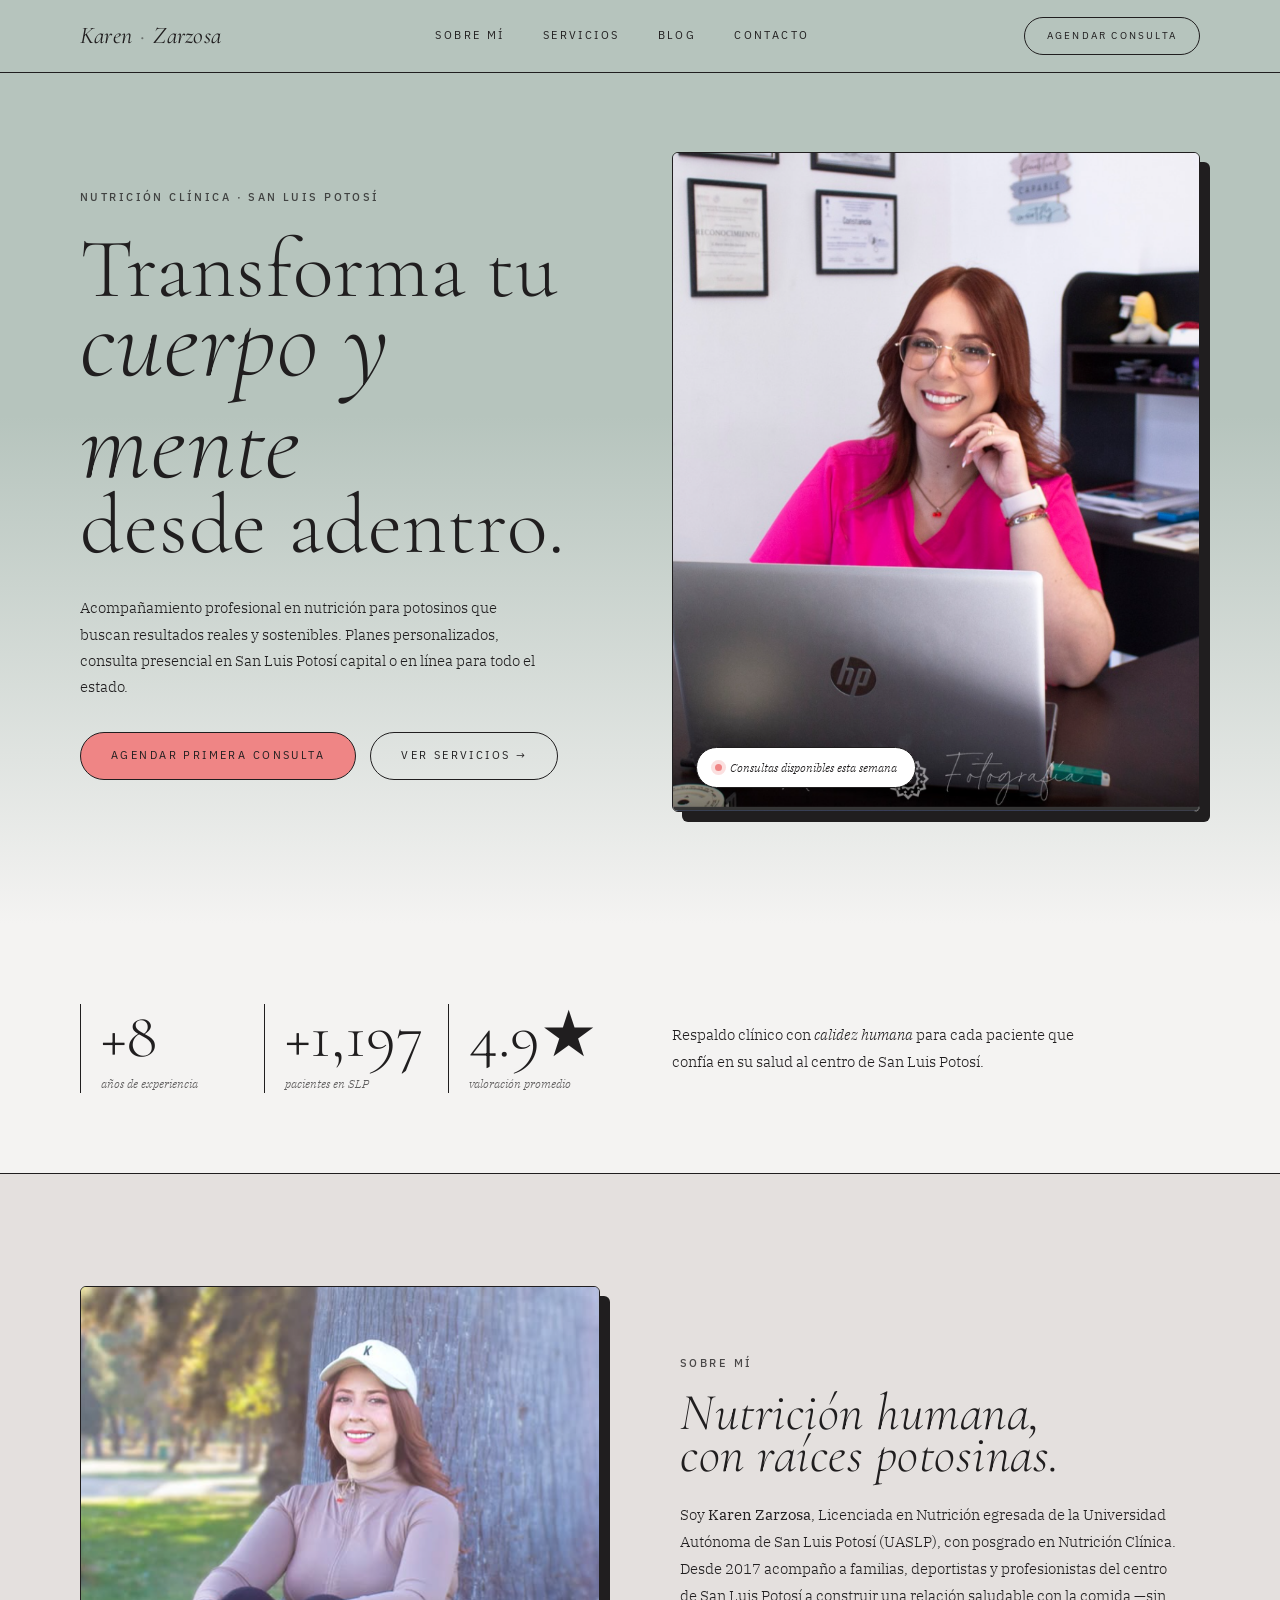
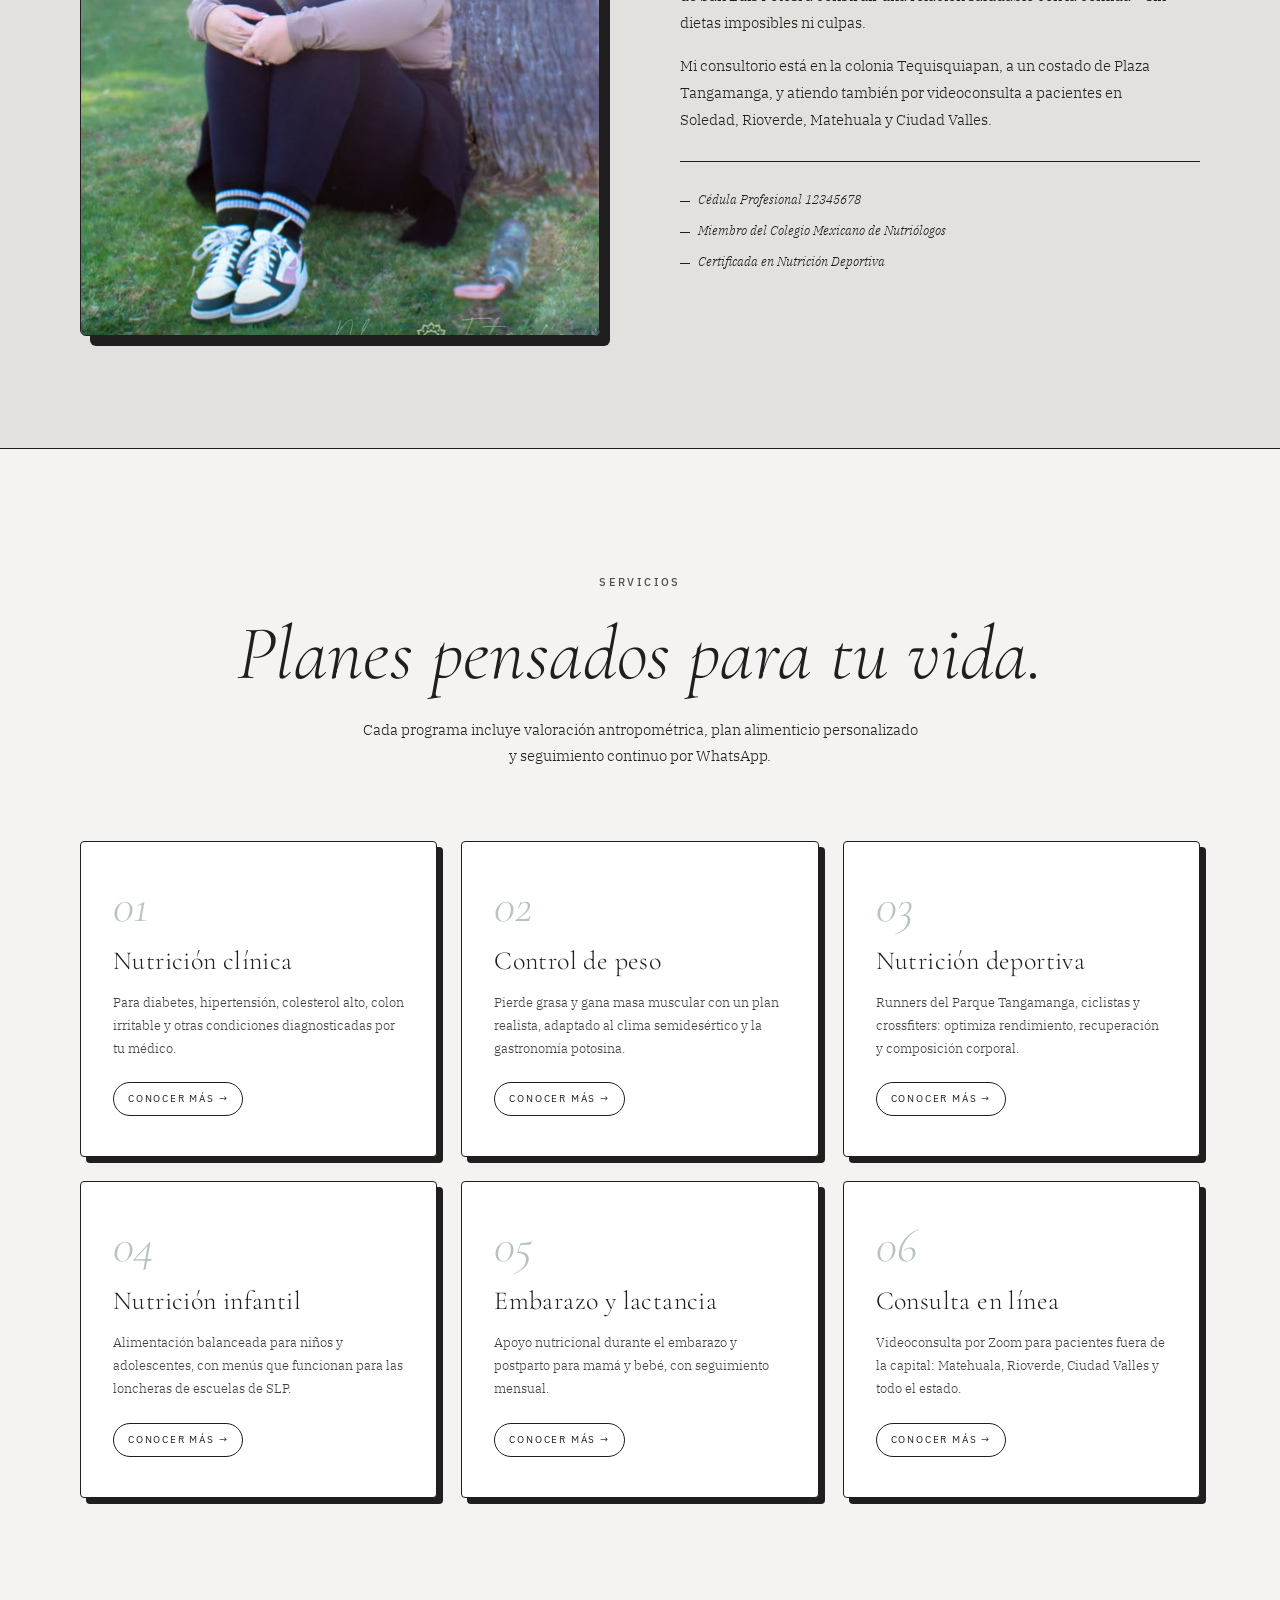
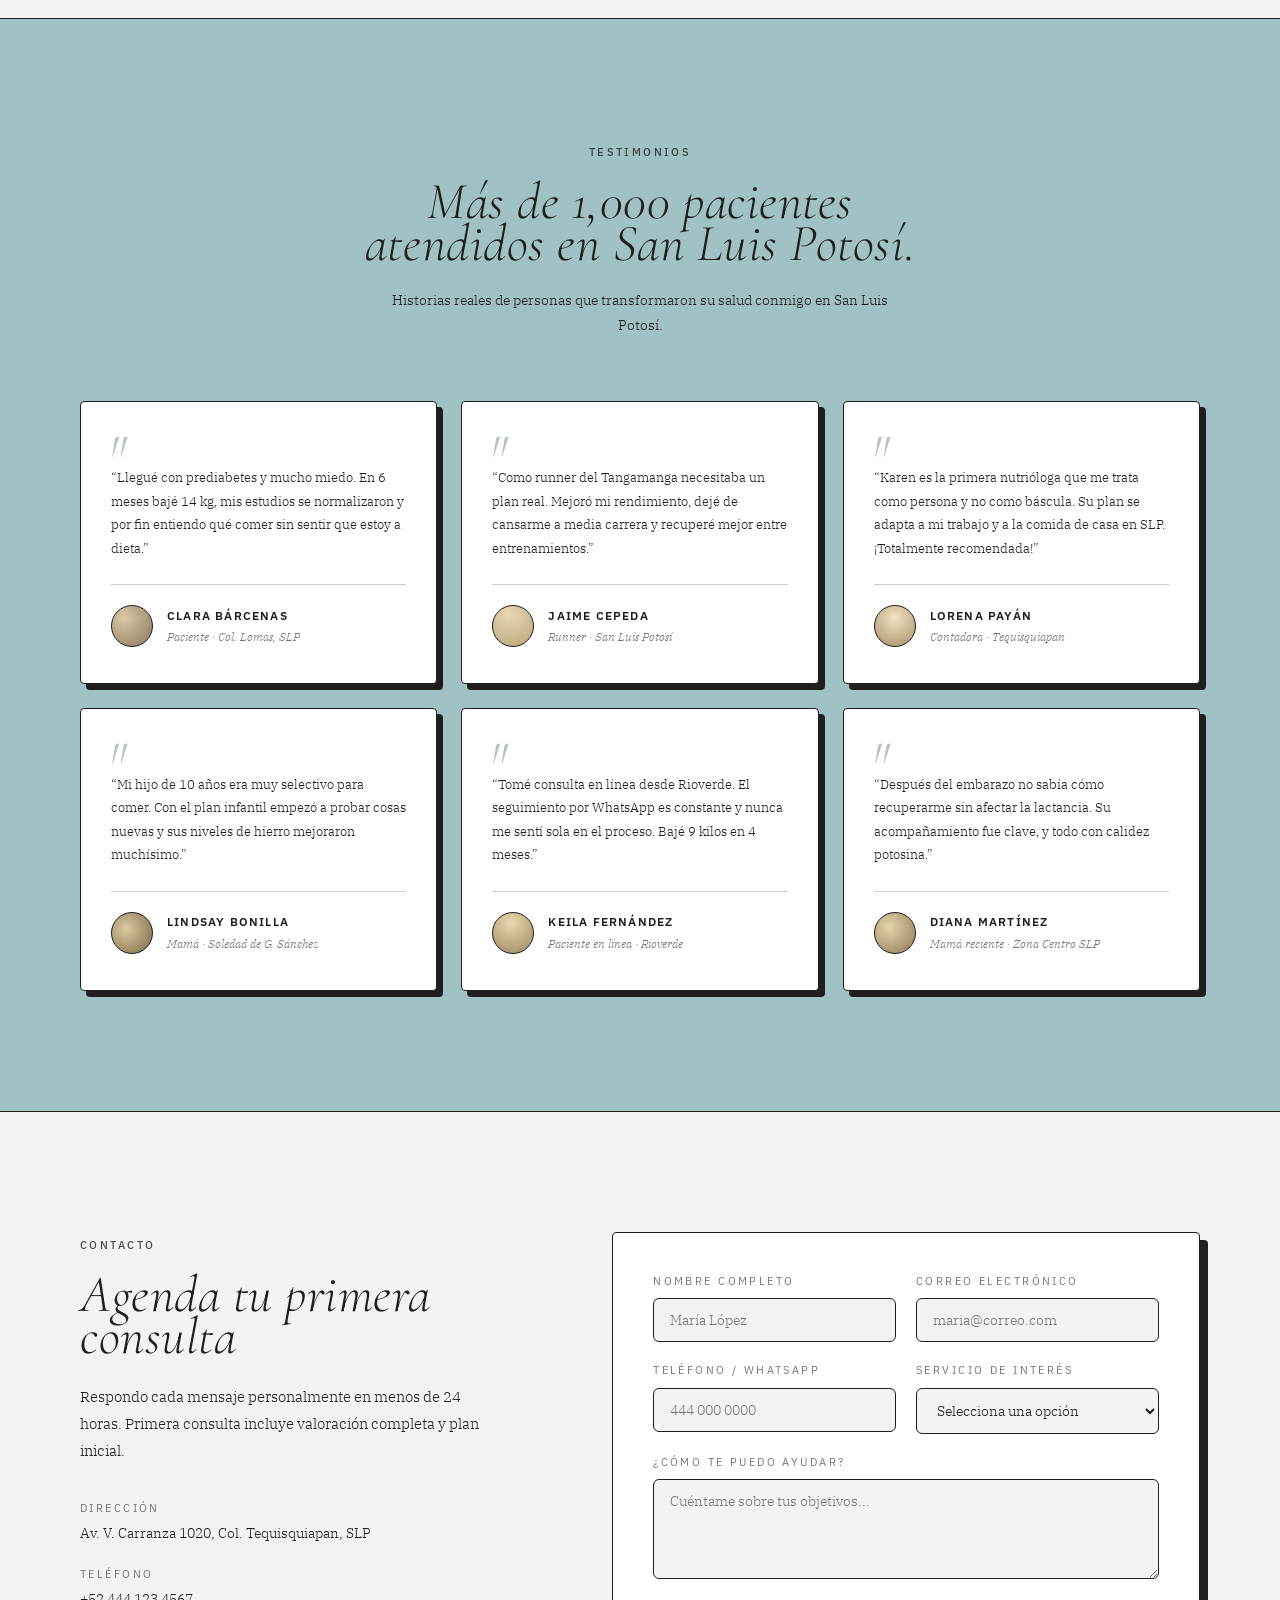
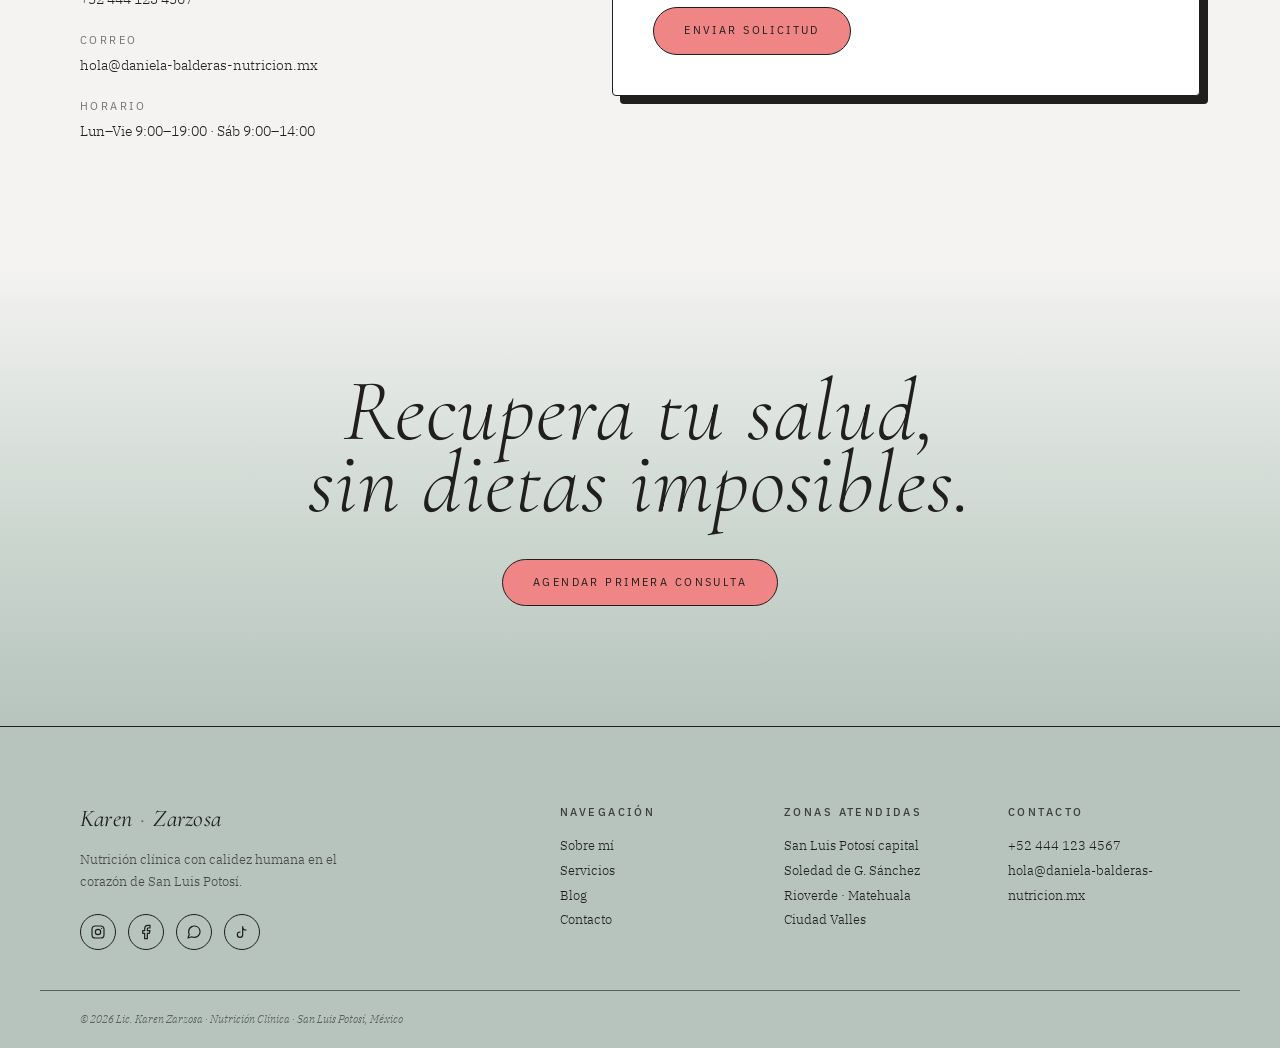
<file: index.html>
<!DOCTYPE html>
<html lang="es-MX">
<head>
  <meta charset="UTF-8" />
  <meta name="viewport" content="width=device-width, initial-scale=1" />
  <title>Nutrióloga en San Luis Potosí · Lic. Karen Zarzosa</title>
  <meta name="description" content="Nutrióloga certificada en San Luis Potosí. Planes personalizados de nutrición clínica, control de peso y deportiva. Consulta presencial y en línea." />
  <meta name="robots" content="index,follow,max-image-preview:large" />
  <meta name="keywords" content="nutriólogo San Luis Potosí, nutricionista SLP, nutrición clínica San Luis Potosí, plan alimenticio SLP, bajar de peso San Luis Potosí" />
  <meta name="geo.region" content="MX-SLP" />
  <meta name="geo.placename" content="San Luis Potosí" />
  <meta name="geo.position" content="22.156469;-100.985540" />
  <meta name="ICBM" content="22.156469, -100.985540" />
  <link rel="canonical" href="https://daniela-balderas-nutricion.mx/" />
  <link rel="icon" href="data:image/svg+xml,%3Csvg xmlns='http://www.w3.org/2000/svg' viewBox='0 0 100 100'%3E%3Ctext x='50%25' y='50%25' text-anchor='middle' dominant-baseline='central' font-size='80'%3E%F0%9F%8D%8E%3C/text%3E%3C/svg%3E" />

  <meta property="og:type" content="website" />
  <meta property="og:locale" content="es_MX" />
  <meta property="og:site_name" content="Karen Zarzosa · Nutrición Clínica SLP" />
  <meta property="og:url" content="https://daniela-balderas-nutricion.mx/" />
  <meta property="og:title" content="Nutrióloga en San Luis Potosí · Lic. Karen Zarzosa" />
  <meta property="og:description" content="Planes personalizados de nutrición en San Luis Potosí. Transforma tu salud con acompañamiento profesional." />
  <meta property="og:image" content="https://daniela-balderas-nutricion.mx/images/daniela-stand.png" />
  <meta property="og:image:alt" content="Lic. Karen Zarzosa, nutrióloga en San Luis Potosí" />
  <meta name="twitter:card" content="summary_large_image" />
  <meta name="twitter:title" content="Nutrióloga en San Luis Potosí · Lic. Karen Zarzosa" />
  <meta name="twitter:description" content="Planes personalizados de nutrición clínica en San Luis Potosí. Consulta presencial y en línea." />
  <meta name="twitter:image" content="https://daniela-balderas-nutricion.mx/images/daniela-stand.png" />

  <link rel="preconnect" href="https://fonts.googleapis.com" />
  <link rel="preconnect" href="https://fonts.gstatic.com" crossorigin />
  <link href="https://fonts.googleapis.com/css2?family=Cormorant+Garamond:ital,wght@0,300;0,400;1,300;1,400&family=IBM+Plex+Sans:wght@300;400;500;600&family=IBM+Plex+Serif:ital,wght@0,300;0,400;1,300&display=swap" rel="stylesheet" />
  <link rel="stylesheet" href="styles.css" />
  <style>
    /* Gradient hero — fades into next section (stats-band = cream) */
    body.page-index .hero {
      background: linear-gradient(to bottom,
        #B6C4BD 0%,
        #B6C4BD 45%,
        #F4F3F2 100%) !important;
      border-bottom: 0 !important;
    }
    body.page-index .stats-band { border-top: 0 !important; }
    body.page-index .nav { background: #B6C4BD !important; }
    /* CTA final — cream fades down to sage, stops before footer (solid sage) */
    body.page-index .cta-final {
      background: linear-gradient(to bottom,
        #F4F3F2 0%,
        #CBD6CF 60%,
        #B6C4BD 100%) !important;
      border-top: 0 !important;
      border-bottom: 1px solid #201E1F !important;
    }
    body.page-index .contact { border-bottom: 0 !important; }
    /* Footer solid — never inherits gradient */
    body.page-index .footer { background: #B6C4BD !important; }
    /* Kill the decorative "nutrir" pseudo-element once and for all */
    body.page-index .about__media::after,
    body.page-index .about__media::before {
      content: none !important;
      display: none !important;
      visibility: hidden !important;
    }
  </style>

  <script type="application/ld+json">
  {
    "@context": "https://schema.org",
    "@type": "LocalBusiness",
    "@id": "https://daniela-balderas-nutricion.mx/#business",
    "name": "Lic. Karen Zarzosa — Nutrición Clínica",
    "image": "https://daniela-balderas-nutricion.mx/og.jpg",
    "description": "Nutrióloga certificada en San Luis Potosí. Planes de alimentación personalizados.",
    "address": {
      "@type": "PostalAddress",
      "streetAddress": "Av. Venustiano Carranza 1020, Col. Tequisquiapan",
      "addressLocality": "San Luis Potosí",
      "addressRegion": "SLP",
      "postalCode": "78250",
      "addressCountry": "MX"
    },
    "geo": { "@type": "GeoCoordinates", "latitude": 22.156469, "longitude": -100.98554 },
    "telephone": "+52-444-123-4567",
    "priceRange": "$$",
    "areaServed": "San Luis Potosí",
    "openingHours": "Mo-Fr 09:00-19:00, Sa 09:00-14:00"
  }
  </script>
</head>
<body class="page-index">

  <header class="nav">
    <div class="nav__inner">
      <a href="index.html" class="logo">Karen<span>·</span>Zarzosa</a>
      <nav class="nav__links" id="navLinks" aria-label="Principal">
        <a href="sobre-mi.html">Sobre mí</a>
        <a href="servicios.html">Servicios</a>
        <a href="blog.html">Blog</a>
        <a href="contacto.html">Contacto</a>
        <a href="contacto.html" class="btn btn--pill nav__cta-mobile">Agendar consulta</a>
      </nav>
      <a href="contacto.html" class="btn btn--pill nav__cta-desktop">Agendar consulta</a>
      <button class="nav__toggle" type="button" aria-label="Abrir menú" aria-controls="navLinks" aria-expanded="false" onclick="this.setAttribute('aria-expanded', this.getAttribute('aria-expanded') === 'true' ? 'false' : 'true'); document.body.classList.toggle('nav-open');">
        <span></span><span></span><span></span>
      </button>
    </div>
  </header>

  <main>

    <!-- HERO -->
    <section class="hero">
      <div class="hero__grid">
        <div class="hero__content">
          <span class="eyebrow">Nutrición clínica · San Luis Potosí</span>
          <h1>Transforma tu <em>cuerpo y mente</em><span class="h1-tail">desde adentro.</span></h1>
          <p class="lead">
            Acompañamiento profesional en nutrición para potosinos que buscan resultados
            reales y sostenibles. Planes personalizados, consulta presencial en
            San Luis Potosí capital o en línea para todo el estado.
          </p>
          <div class="hero__cta">
            <a href="#contacto" class="btn btn--primary">Agendar primera consulta</a>
            <a href="#servicios" class="btn btn--ghost">Ver servicios →</a>
          </div>
        </div>
        <div class="hero__media">
          <div class="hero__photo">
            <img src="images/daniela-stand.png" alt="Lic. Karen Zarzosa, nutrióloga clínica en San Luis Potosí" loading="eager" fetchpriority="high" width="640" height="800" />
          </div>
          <div class="hero__badge" aria-hidden="true">
            <span class="dot"></span> Consultas disponibles esta semana
          </div>
        </div>
      </div>
    </section>

    <!-- STATS BAND -->
    <section class="stats-band" aria-label="Respaldo profesional">
      <div class="container stats-band__inner">
        <ul class="stats-band__list">
          <li><strong data-count="8" data-prefix="+">+0</strong><span>años de experiencia</span></li>
          <li><strong data-count="1200" data-prefix="+">+0</strong><span>pacientes en SLP</span></li>
          <li><strong data-count="4.9" data-suffix="★" data-decimals="1">0★</strong><span>valoración promedio</span></li>
        </ul>
        <p class="stats-band__text">
          Respaldo clínico con <em>calidez humana</em> para cada paciente que confía
          en su salud al centro de San Luis Potosí.
        </p>
      </div>
    </section>

    <!-- SOBRE MÍ -->
    <section id="sobre-mi" class="about">
      <div class="container about__grid">
        <div class="about__media">
          <div class="about__photo">
            <img src="images/daniela-seated.png" alt="Karen Zarzosa, nutrióloga clínica potosina egresada de la UASLP" loading="lazy" width="640" height="800" />
          </div>
        </div>
        <div class="about__content">
          <span class="eyebrow">Sobre mí</span>
          <h2><em>Nutrición humana,</em><em>con raíces potosinas.</em></h2>
          <p>
            Soy <strong>Karen Zarzosa</strong>, Licenciada en Nutrición egresada de la
            Universidad Autónoma de San Luis Potosí (UASLP), con posgrado en
            Nutrición Clínica. Desde 2017 acompaño a familias, deportistas y
            profesionistas del centro de San Luis Potosí a construir una relación
            saludable con la comida —sin dietas imposibles ni culpas.
          </p>
          <p>
            Mi consultorio está en la colonia Tequisquiapan, a un costado de Plaza
            Tangamanga, y atiendo también por videoconsulta a pacientes en Soledad,
            Rioverde, Matehuala y Ciudad Valles.
          </p>
          <ul class="credentials">
            <li>Cédula Profesional 12345678</li>
            <li>Miembro del Colegio Mexicano de Nutriólogos</li>
            <li>Certificada en Nutrición Deportiva</li>
          </ul>
        </div>
      </div>
    </section>

    <!-- SERVICIOS -->
    <section id="servicios" class="services">
      <div class="container">
        <div class="services__head">
          <span class="eyebrow">Servicios</span>
          <h2><em>Planes pensados</em> <em>para tu vida.</em></h2>
          <p>
            Cada programa incluye valoración antropométrica, plan alimenticio
            personalizado y seguimiento continuo por WhatsApp.
          </p>
        </div>
        <div class="services__grid">
          <article class="service">
            <div class="service__num">01</div>
            <h3>Nutrición clínica</h3>
            <p>
              Para diabetes, hipertensión, colesterol alto, colon irritable y
              otras condiciones diagnosticadas por tu médico.
            </p>
            <a href="#contacto" class="service__link">Conocer más →</a>
          </article>

          <article class="service">
            <div class="service__num">02</div>
            <h3>Control de peso</h3>
            <p>
              Pierde grasa y gana masa muscular con un plan realista, adaptado
              al clima semidesértico y la gastronomía potosina.
            </p>
            <a href="#contacto" class="service__link">Conocer más →</a>
          </article>

          <article class="service">
            <div class="service__num">03</div>
            <h3>Nutrición deportiva</h3>
            <p>
              Runners del Parque Tangamanga, ciclistas y crossfiters: optimiza
              rendimiento, recuperación y composición corporal.
            </p>
            <a href="#contacto" class="service__link">Conocer más →</a>
          </article>

          <article class="service">
            <div class="service__num">04</div>
            <h3>Nutrición infantil</h3>
            <p>
              Alimentación balanceada para niños y adolescentes, con menús que
              funcionan para las loncheras de escuelas de SLP.
            </p>
            <a href="#contacto" class="service__link">Conocer más →</a>
          </article>

          <article class="service">
            <div class="service__num">05</div>
            <h3>Embarazo y lactancia</h3>
            <p>
              Apoyo nutricional durante el embarazo y postparto para mamá y bebé,
              con seguimiento mensual.
            </p>
            <a href="#contacto" class="service__link">Conocer más →</a>
          </article>

          <article class="service">
            <div class="service__num">06</div>
            <h3>Consulta en línea</h3>
            <p>
              Videoconsulta por Zoom para pacientes fuera de la capital: Matehuala,
              Rioverde, Ciudad Valles y todo el estado.
            </p>
            <a href="#contacto" class="service__link">Conocer más →</a>
          </article>
        </div>
      </div>
    </section>

    <!-- TESTIMONIOS -->
    <section id="testimonios" class="testimonials">
      <div class="container">
        <div class="testimonials__head">
          <span class="eyebrow">Testimonios</span>
          <h2><em>Más de 1,000 pacientes</em><em>atendidos en San Luis Potosí.</em></h2>
          <p>Historias reales de personas que transformaron su salud conmigo en San Luis Potosí.</p>
        </div>

        <div class="testimonials__grid">
          <article class="testimonial">
            <p class="testimonial__quote">“Llegué con prediabetes y mucho miedo. En 6 meses bajé 14 kg, mis estudios se normalizaron y por fin entiendo qué comer sin sentir que estoy a dieta.”</p>
            <div class="testimonial__author">
              <div class="testimonial__avatar" style="background: radial-gradient(circle at 30% 30%, #d9c9a8, #8a7a5c);"></div>
              <div>
                <strong>Clara Bárcenas</strong>
                <span>Paciente · Col. Lomas, SLP</span>
              </div>
            </div>
          </article>

          <article class="testimonial">
            <p class="testimonial__quote">“Como runner del Tangamanga necesitaba un plan real. Mejoró mi rendimiento, dejé de cansarme a media carrera y recuperé mejor entre entrenamientos.”</p>
            <div class="testimonial__author">
              <div class="testimonial__avatar" style="background: radial-gradient(circle at 40% 20%, #e8d8b4, #b8a57a);"></div>
              <div>
                <strong>Jaime Cepeda</strong>
                <span>Runner · San Luis Potosí</span>
              </div>
            </div>
          </article>

          <article class="testimonial">
            <p class="testimonial__quote">“Karen es la primera nutrióloga que me trata como persona y no como báscula. Su plan se adapta a mi trabajo y a la comida de casa en SLP. ¡Totalmente recomendada!”</p>
            <div class="testimonial__author">
              <div class="testimonial__avatar" style="background: radial-gradient(circle at 50% 30%, #f1e3c3, #a6906a);"></div>
              <div>
                <strong>Lorena Payán</strong>
                <span>Contadora · Tequisquiapan</span>
              </div>
            </div>
          </article>

          <article class="testimonial">
            <p class="testimonial__quote">“Mi hijo de 10 años era muy selectivo para comer. Con el plan infantil empezó a probar cosas nuevas y sus niveles de hierro mejoraron muchísimo.”</p>
            <div class="testimonial__author">
              <div class="testimonial__avatar" style="background: radial-gradient(circle at 35% 40%, #dccaa0, #7a6848);"></div>
              <div>
                <strong>Lindsay Bonilla</strong>
                <span>Mamá · Soledad de G. Sánchez</span>
              </div>
            </div>
          </article>

          <article class="testimonial">
            <p class="testimonial__quote">“Tomé consulta en línea desde Rioverde. El seguimiento por WhatsApp es constante y nunca me sentí sola en el proceso. Bajé 9 kilos en 4 meses.”</p>
            <div class="testimonial__author">
              <div class="testimonial__avatar" style="background: radial-gradient(circle at 45% 25%, #ead8b0, #9c8862);"></div>
              <div>
                <strong>Keila Fernández</strong>
                <span>Paciente en línea · Rioverde</span>
              </div>
            </div>
          </article>

          <article class="testimonial">
            <p class="testimonial__quote">“Después del embarazo no sabía cómo recuperarme sin afectar la lactancia. Su acompañamiento fue clave, y todo con calidez potosina.”</p>
            <div class="testimonial__author">
              <div class="testimonial__avatar" style="background: radial-gradient(circle at 35% 35%, #e4d4ab, #8e7a56);"></div>
              <div>
                <strong>Diana Martínez</strong>
                <span>Mamá reciente · Zona Centro SLP</span>
              </div>
            </div>
          </article>
        </div>
      </div>
    </section>

    <!-- CONTACTO -->
    <section id="contacto" class="contact">
      <div class="container contact__grid">
        <div class="contact__intro">
          <span class="eyebrow">Contacto</span>
          <h2><em>Agenda tu primera</em><em>consulta</em></h2>
          <p>
            Respondo cada mensaje personalmente en menos de 24 horas.
            Primera consulta incluye valoración completa y plan inicial.
          </p>
          <ul class="contact__details">
            <li><strong>Dirección</strong><span>Av. V. Carranza 1020, Col. Tequisquiapan, SLP</span></li>
            <li><strong>Teléfono</strong><span>+52 444 123 4567</span></li>
            <li><strong>Correo</strong><span>hola@daniela-balderas-nutricion.mx</span></li>
            <li><strong>Horario</strong><span>Lun–Vie 9:00–19:00 · Sáb 9:00–14:00</span></li>
          </ul>
        </div>

        <form class="form" onsubmit="event.preventDefault(); this.querySelector('.form__ok').hidden=false;">
          <label>
            <span>Nombre completo</span>
            <input type="text" name="nombre" required placeholder="María López" />
          </label>
          <label>
            <span>Correo electrónico</span>
            <input type="email" name="correo" required placeholder="maria@correo.com" />
          </label>
          <label>
            <span>Teléfono / WhatsApp</span>
            <input type="tel" name="tel" required placeholder="444 000 0000" />
          </label>
          <label>
            <span>Servicio de interés</span>
            <select name="servicio" required>
              <option value="">Selecciona una opción</option>
              <option>Nutrición clínica</option>
              <option>Control de peso</option>
              <option>Nutrición deportiva</option>
              <option>Nutrición infantil</option>
              <option>Embarazo y lactancia</option>
              <option>Consulta en línea</option>
            </select>
          </label>
          <label class="form__full">
            <span>¿Cómo te puedo ayudar?</span>
            <textarea name="mensaje" rows="4" placeholder="Cuéntame sobre tus objetivos..."></textarea>
          </label>
          <button type="submit" class="btn btn--primary form__submit">Enviar solicitud</button>
          <p class="form__ok" hidden>¡Gracias! Te escribiré en las próximas 24 horas.</p>
        </form>
      </div>
    </section>

    <!-- CTA FINAL -->
    <section class="cta-final">
      <div class="container">
        <h2><em>Recupera tu salud,</em><em>sin dietas imposibles.</em></h2>
        <a href="contacto.html" class="btn btn--primary">Agendar primera consulta</a>
      </div>
    </section>

  </main>

  <footer class="footer">
    <div class="container footer__inner">
      <div class="footer__brand">
        <a href="#" class="logo logo--light">Karen<span>·</span>Zarzosa</a>
        <p>Nutrición clínica con calidez humana en el corazón de San Luis Potosí.</p>
        <div class="socials" aria-label="Redes sociales">
          <a href="#" aria-label="Instagram"><svg viewBox="0 0 24 24" fill="none" stroke="currentColor" stroke-width="1.8" stroke-linecap="round" stroke-linejoin="round"><rect x="3" y="3" width="18" height="18" rx="5"/><circle cx="12" cy="12" r="4"/><circle cx="17.5" cy="6.5" r="1" fill="currentColor" stroke="none"/></svg></a>
          <a href="#" aria-label="Facebook"><svg viewBox="0 0 24 24" fill="none" stroke="currentColor" stroke-width="1.8" stroke-linecap="round" stroke-linejoin="round"><path d="M18 2h-3a5 5 0 0 0-5 5v3H7v4h3v8h4v-8h3l1-4h-4V7a1 1 0 0 1 1-1h3z"/></svg></a>
          <a href="#" aria-label="WhatsApp"><svg viewBox="0 0 24 24" fill="none" stroke="currentColor" stroke-width="1.8" stroke-linecap="round" stroke-linejoin="round"><path d="M21 11.5a8.38 8.38 0 0 1-.9 3.8 8.5 8.5 0 0 1-7.6 4.7 8.38 8.38 0 0 1-3.8-.9L3 21l1.9-5.7a8.38 8.38 0 0 1-.9-3.8 8.5 8.5 0 0 1 4.7-7.6 8.38 8.38 0 0 1 3.8-.9h.5a8.48 8.48 0 0 1 8 8v.5z"/></svg></a>
          <a href="#" aria-label="TikTok"><svg viewBox="0 0 24 24" fill="none" stroke="currentColor" stroke-width="1.8" stroke-linecap="round" stroke-linejoin="round"><path d="M9 12a4 4 0 1 0 4 4V4a5 5 0 0 0 5 5"/></svg></a>
        </div>
      </div>
      <div class="footer__cols">
        <div>
          <h4>Navegación</h4>
          <a href="sobre-mi.html">Sobre mí</a>
          <a href="servicios.html">Servicios</a>
          <a href="blog.html">Blog</a>
          <a href="contacto.html">Contacto</a>
        </div>
        <div>
          <h4>Zonas atendidas</h4>
          <span>San Luis Potosí capital</span>
          <span>Soledad de G. Sánchez</span>
          <span>Rioverde · Matehuala</span>
          <span>Ciudad Valles</span>
        </div>
        <div>
          <h4>Contacto</h4>
          <span>+52 444 123 4567</span>
          <span>hola@daniela-balderas-nutricion.mx</span>
        </div>
      </div>
    </div>
    <div class="container footer__base">
      <span>© 2026 Lic. Karen Zarzosa · Nutrición Clínica · San Luis Potosí, México</span>
    </div>
  </footer>

  <script>
    (() => {
      const els = document.querySelectorAll('[data-count]');
      const ease = t => 1 - Math.pow(1 - t, 3);
      const animate = (el) => {
        const target = parseFloat(el.dataset.count);
        const decimals = parseInt(el.dataset.decimals || '0', 10);
        const prefix = el.dataset.prefix || '';
        const suffix = el.dataset.suffix || '';
        const duration = 1600;
        const start = performance.now();
        const tick = (now) => {
          const p = Math.min(1, (now - start) / duration);
          const v = target * ease(p);
          const formatted = decimals
            ? v.toFixed(decimals)
            : Math.round(v).toLocaleString('es-MX');
          el.textContent = prefix + formatted + suffix;
          if (p < 1) requestAnimationFrame(tick);
        };
        requestAnimationFrame(tick);
      };
      const io = new IntersectionObserver((entries) => {
        entries.forEach(e => {
          if (e.isIntersecting) { animate(e.target); io.unobserve(e.target); }
        });
      }, { threshold: 0.4 });
      els.forEach(el => io.observe(el));
    })();
  </script>

  <!-- ===================== TWEAKS PANEL ===================== -->
  <style>
    #tweaks-panel {
      position: fixed; right: 20px; bottom: 20px; z-index: 9999;
      background: #fff; color: #1a1a1a;
      border: 1px solid rgba(0,0,0,0.12);
      border-radius: 12px;
      box-shadow: 0 10px 30px rgba(0,0,0,0.15), 0 2px 6px rgba(0,0,0,0.08);
      padding: 14px 14px 12px;
      font-family: "IBM Plex Sans", system-ui, sans-serif;
      font-size: 13px;
      width: 260px;
      display: none;
    }
    #tweaks-panel.is-open { display: block; }
    #tweaks-panel h3 {
      margin: 0 0 4px; font-size: 13px; font-weight: 600;
      letter-spacing: 0.02em; color: #1a1a1a;
      font-family: "IBM Plex Sans", system-ui, sans-serif;
      display: flex; align-items: center; justify-content: space-between;
    }
    #tweaks-panel .tp-hint {
      font-size: 11px; color: #666; margin: 0 0 10px; line-height: 1.4;
    }
    #tweaks-panel .tp-row { display: grid; grid-template-columns: 1fr 1fr; gap: 6px; }
    #tweaks-panel button.tp-btn {
      appearance: none; border: 1px solid rgba(0,0,0,0.15);
      background: #fafafa; color: #1a1a1a;
      padding: 8px 10px; border-radius: 8px; cursor: pointer;
      font-size: 12px; font-family: inherit;
      transition: background 0.15s, border-color 0.15s;
    }
    #tweaks-panel button.tp-btn:hover { background: #f0f0f0; border-color: rgba(0,0,0,0.3); }
    #tweaks-panel button.tp-btn:active { background: #e5e5e5; }
    #tweaks-panel .tp-btn.tp-italic { font-style: italic; }
    #tweaks-panel .tp-btn.tp-bold { font-weight: 700; }
    #tweaks-panel .tp-btn.tp-cursive { font-family: "Cormorant Garamond", serif; font-style: italic; font-size: 15px; }
    #tweaks-panel .tp-btn.tp-mixed { font-style: italic; font-weight: 700; font-family: "Cormorant Garamond", serif; font-size: 14px; }
    #tweaks-panel .tp-btn.tp-reset { grid-column: 1 / -1; color: #8a2a2a; border-color: rgba(138,42,42,0.25); }
    #tweaks-panel .tp-selection {
      margin-top: 10px; padding: 8px 10px;
      background: #f7f5f1; border-radius: 8px;
      font-size: 11px; color: #555;
      max-height: 48px; overflow: hidden;
      border: 1px dashed rgba(0,0,0,0.1);
    }
    #tweaks-panel .tp-close {
      appearance: none; border: 0; background: transparent;
      font-size: 16px; line-height: 1; cursor: pointer; color: #888; padding: 0;
    }
    #tweaks-panel .tp-close:hover { color: #1a1a1a; }
    .tp-applied { /* wrapper class for applied edits */ }
  </style>

  <div id="tweaks-panel" role="dialog" aria-label="Tweaks">
    <h3>Tweaks <button class="tp-close" type="button" aria-label="Cerrar">×</button></h3>
    <p class="tp-hint">Selecciona texto en la página y aplica un estilo:</p>
    <div class="tp-row">
      <button class="tp-btn tp-italic" data-style="italic" type="button">Itálica</button>
      <button class="tp-btn tp-bold" data-style="bold" type="button">Negrita</button>
      <button class="tp-btn tp-cursive" data-style="cursive" type="button">Cursiva</button>
      <button class="tp-btn tp-mixed" data-style="mixed" type="button">Mezclado</button>
      <button class="tp-btn tp-reset" data-style="reset" type="button">Quitar estilo</button>
    </div>
    <div class="tp-selection" id="tp-selection-preview">Sin selección</div>
  </div>

  <script>
  (function(){
    var panel = document.getElementById('tweaks-panel');
    var preview = document.getElementById('tp-selection-preview');
    var lastRange = null;

    // Edit-mode protocol: register listener FIRST, then announce availability
    window.addEventListener('message', function(e){
      var d = e.data || {};
      if (d.type === '__activate_edit_mode') panel.classList.add('is-open');
      if (d.type === '__deactivate_edit_mode') panel.classList.remove('is-open');
    });
    try { window.parent.postMessage({type:'__edit_mode_available'}, '*'); } catch(_){}

    // Track last user selection (outside the panel itself)
    document.addEventListener('selectionchange', function(){
      var sel = document.getSelection();
      if (!sel || sel.rangeCount === 0 || sel.isCollapsed) return;
      var r = sel.getRangeAt(0);
      // Ignore selections inside the tweaks panel
      var node = r.commonAncestorContainer;
      var el = node.nodeType === 1 ? node : node.parentElement;
      if (el && el.closest && el.closest('#tweaks-panel')) return;
      lastRange = r.cloneRange();
      var txt = sel.toString().trim();
      preview.textContent = txt ? '“' + (txt.length > 60 ? txt.slice(0,60)+'…' : txt) + '”' : 'Sin selección';
    });

    function applyStyleToRange(range, cssText){
      if (!range) return;
      try {
        var span = document.createElement('span');
        span.className = 'tp-applied';
        span.setAttribute('style', cssText);
        // If the range crosses element boundaries, surroundContents may fail.
        // Fallback: extract → wrap → reinsert.
        try {
          range.surroundContents(span);
        } catch(err){
          var frag = range.extractContents();
          span.appendChild(frag);
          range.insertNode(span);
        }
      } catch(e){ console.warn('Tweaks: apply failed', e); }
    }

    function clearStyleInRange(range){
      if (!range) return;
      var container = range.commonAncestorContainer;
      var scope = container.nodeType === 1 ? container : container.parentElement;
      if (!scope) return;
      var applied = scope.querySelectorAll('.tp-applied');
      applied.forEach(function(el){
        if (range.intersectsNode(el)) {
          // Unwrap: replace element with its children
          var parent = el.parentNode;
          while (el.firstChild) parent.insertBefore(el.firstChild, el);
          parent.removeChild(el);
        }
      });
    }

    var STYLES = {
      italic:  'font-style: italic;',
      bold:    'font-weight: 700;',
      cursive: 'font-family: "Cormorant Garamond", serif; font-style: italic;',
      mixed:   'font-family: "Cormorant Garamond", serif; font-style: italic; font-weight: 700;'
    };

    panel.addEventListener('click', function(e){
      var btn = e.target.closest('.tp-btn');
      if (btn) {
        var kind = btn.getAttribute('data-style');
        if (!lastRange) { preview.textContent = 'Selecciona texto primero'; return; }
        if (kind === 'reset') {
          clearStyleInRange(lastRange);
        } else if (STYLES[kind]) {
          applyStyleToRange(lastRange, STYLES[kind]);
        }
        // Clear selection after apply
        try { window.getSelection().removeAllRanges(); } catch(_){}
        lastRange = null;
        preview.textContent = 'Sin selección';
        return;
      }
      if (e.target.closest('.tp-close')) {
        panel.classList.remove('is-open');
      }
    });

    // Also allow opening via a small keyboard shortcut when running standalone (Shift+T)
    document.addEventListener('keydown', function(e){
      if (e.shiftKey && (e.key === 'T' || e.key === 't') && !e.metaKey && !e.ctrlKey && !e.altKey) {
        var active = document.activeElement;
        if (active && /INPUT|TEXTAREA/.test(active.tagName)) return;
        panel.classList.toggle('is-open');
      }
    });
  })();
  </script>

</body>
</html>
</file>
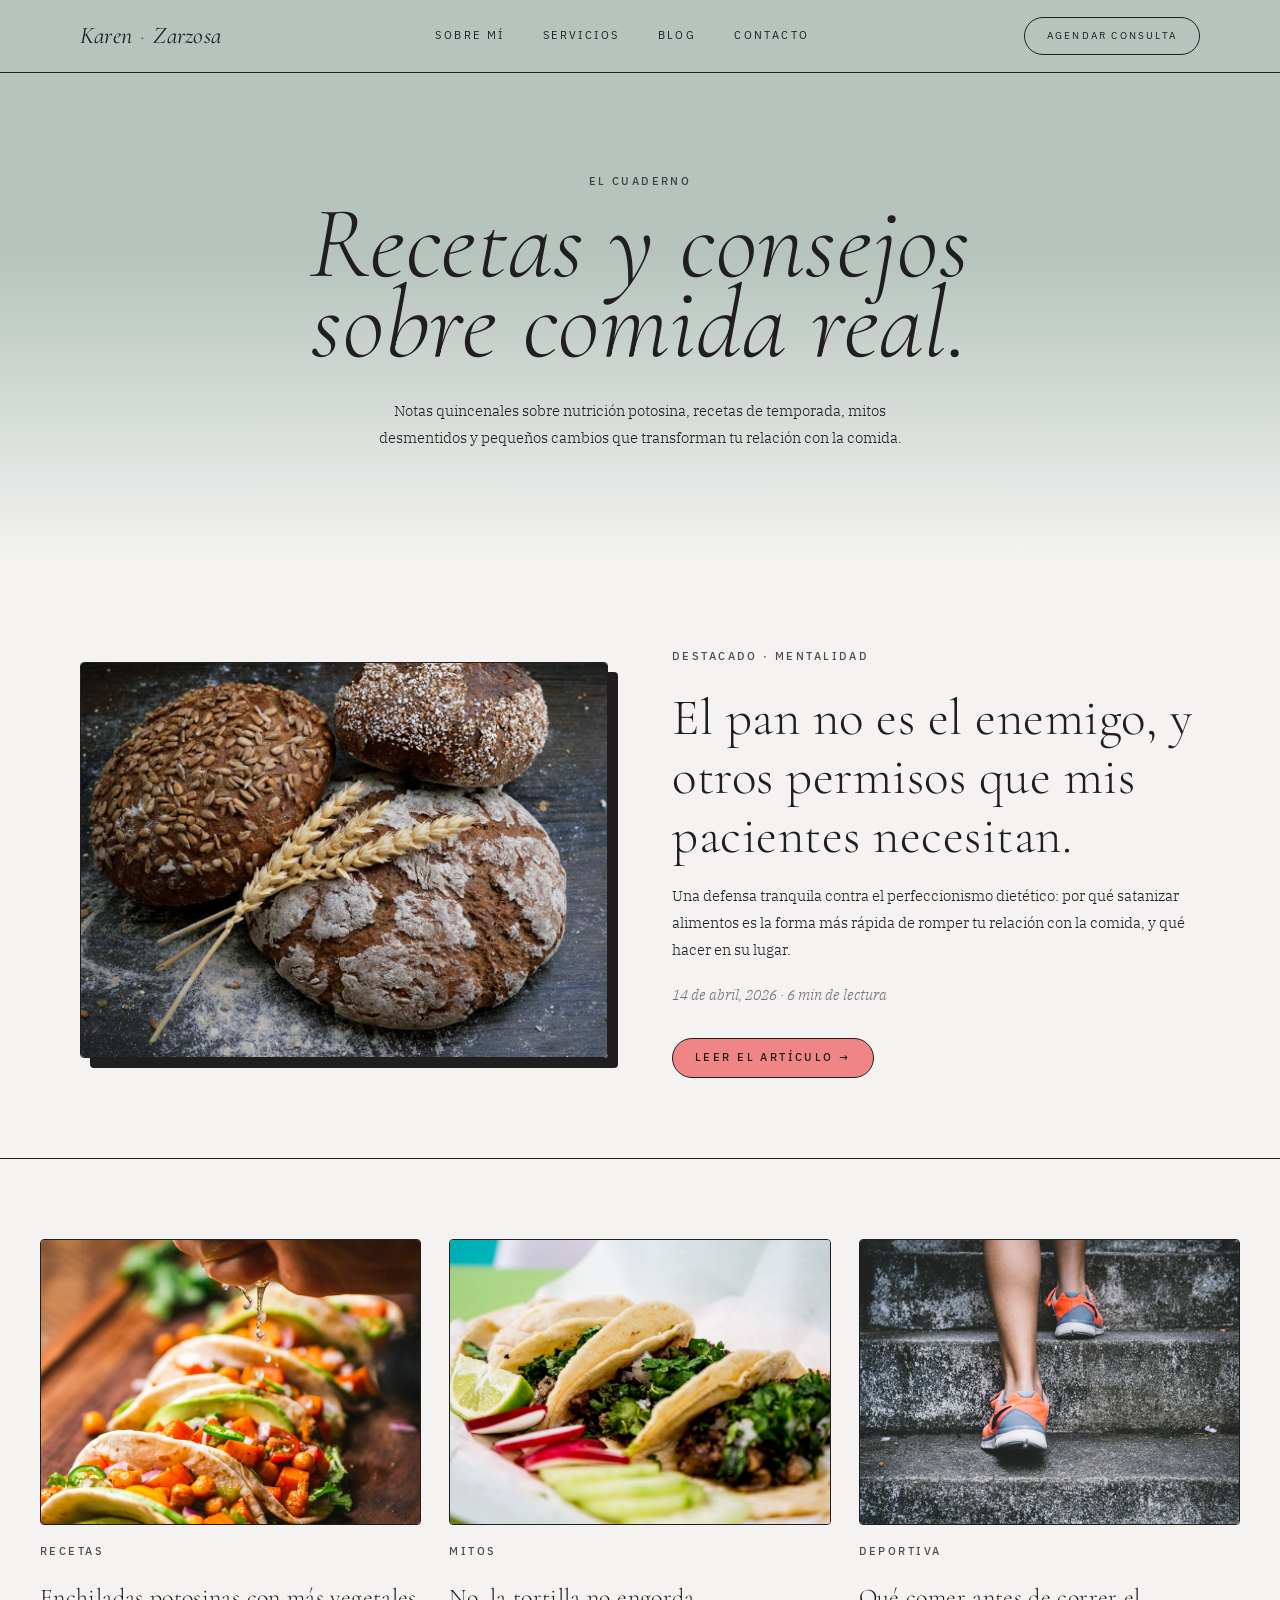
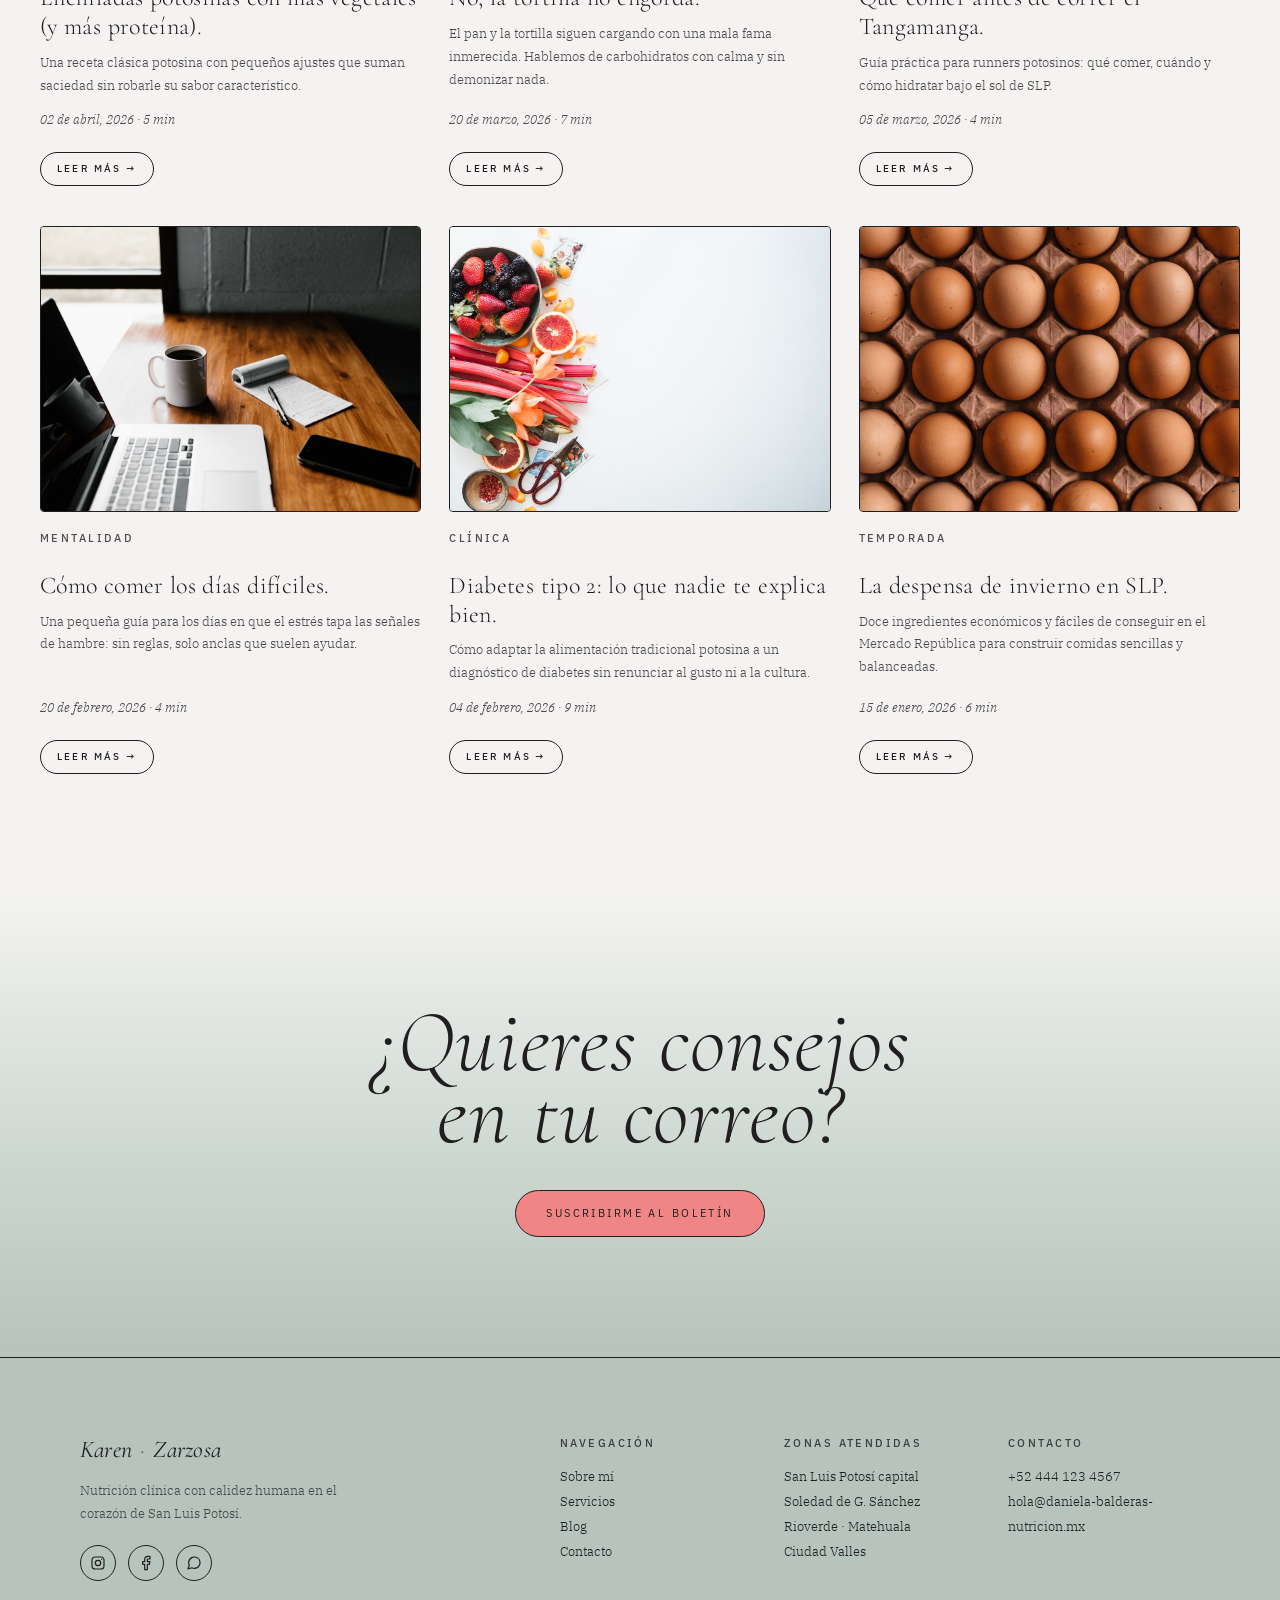
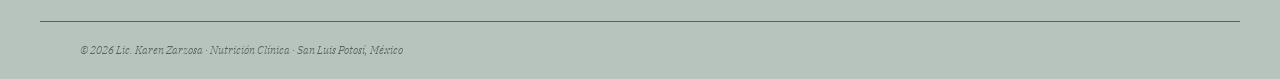
<file: blog.html>
<!DOCTYPE html>
<html lang="es-MX">
<head>
  <meta charset="UTF-8" />
  <meta name="viewport" content="width=device-width, initial-scale=1" />
  <title>Blog de Nutrición en San Luis Potosí · Karen Zarzosa</title>
  <meta name="description" content="Blog de nutrición clínica en SLP: recetas potosinas, consejos de control de peso y mitos desmentidos. Nueva entrada cada quincena." />
  <meta name="robots" content="index,follow,max-image-preview:large" />
  <meta name="keywords" content="blog nutrición SLP, recetas saludables San Luis Potosí, consejos nutricionales, mitos de dietas" />
  <meta name="geo.region" content="MX-SLP" />
  <meta name="geo.placename" content="San Luis Potosí" />
  <link rel="canonical" href="https://daniela-balderas-nutricion.mx/blog.html" />
  <link rel="icon" href="data:image/svg+xml,%3Csvg xmlns='http://www.w3.org/2000/svg' viewBox='0 0 100 100'%3E%3Ctext x='50%25' y='50%25' text-anchor='middle' dominant-baseline='central' font-size='80'%3E%F0%9F%8D%8E%3C/text%3E%3C/svg%3E" />

  <meta property="og:type" content="blog" />
  <meta property="og:locale" content="es_MX" />
  <meta property="og:site_name" content="Karen Zarzosa · Nutrición Clínica SLP" />
  <meta property="og:url" content="https://daniela-balderas-nutricion.mx/blog.html" />
  <meta property="og:title" content="Blog de Nutrición en San Luis Potosí · Karen Zarzosa" />
  <meta property="og:description" content="Recetas, consejos y reflexiones sobre alimentación consciente desde San Luis Potosí." />
  <meta property="og:image" content="https://daniela-balderas-nutricion.mx/images/daniela-seated.png" />
  <meta property="og:image:alt" content="Karen Zarzosa escribiendo sobre nutrición potosina" />
  <meta name="twitter:card" content="summary_large_image" />
  <meta name="twitter:title" content="Blog de Nutrición en San Luis Potosí · Karen Zarzosa" />
  <meta name="twitter:description" content="Recetas potosinas, consejos nutricionales y mitos desmentidos, cada quincena." />
  <meta name="twitter:image" content="https://daniela-balderas-nutricion.mx/images/daniela-seated.png" />

  <link rel="preconnect" href="https://fonts.googleapis.com" />
  <link rel="preconnect" href="https://fonts.gstatic.com" crossorigin />
  <link href="https://fonts.googleapis.com/css2?family=Cormorant+Garamond:ital,wght@0,300;0,400;1,300;1,400&family=IBM+Plex+Sans:wght@300;400;500;600&family=IBM+Plex+Serif:ital,wght@0,300;0,400;1,300&display=swap" rel="stylesheet" />
  <link rel="stylesheet" href="styles.css" />
  <style>
    /* Gradient hero — sage fades into .blog-featured (cream) */
    body.page-blog .page-hero--warm {
      background: linear-gradient(to bottom,
        #B6C4BD 0%,
        #B6C4BD 45%,
        #F4F3F2 100%) !important;
      border-bottom: 0 !important;
    }
    body.page-blog .blog-featured { border-top: 0 !important; }
    /* Nav matches hero color */
    body.page-blog .nav { background: #B6C4BD !important; }
    /* CTA final — cream fades down to sage-soft, stops before footer (solid sage) */
    body.page-blog .cta-final {
      background: linear-gradient(to bottom,
        #F4F3F2 0%,
        #CBD6CF 60%,
        #B6C4BD 100%) !important;
      border-top: 0 !important;
      border-bottom: 1px solid #201E1F !important;
    }
    body.page-blog .blog-grid-section { border-bottom: 0 !important; }
    /* Footer solid — never inherits gradient */
    body.page-blog .footer { background: #B6C4BD !important; }
  </style>

  <script type="application/ld+json">
  {
    "@context": "https://schema.org",
    "@type": "Blog",
    "name": "Blog · Karen Zarzosa Nutrición",
    "url": "https://daniela-balderas-nutricion.mx/blog.html",
    "author": { "@type": "Person", "name": "Karen Zarzosa" },
    "inLanguage": "es-MX"
  }
  </script>
</head>
<body class="page-blog">

  <header class="nav">
    <div class="nav__inner">
      <a href="index.html" class="logo">Karen<span>·</span>Zarzosa</a>
      <nav class="nav__links" id="navLinks" aria-label="Principal">
        <a href="sobre-mi.html">Sobre mí</a>
        <a href="servicios.html">Servicios</a>
        <a href="blog.html">Blog</a>
        <a href="contacto.html">Contacto</a>
        <a href="contacto.html" class="btn btn--pill nav__cta-mobile">Agendar consulta</a>
      </nav>
      <a href="contacto.html" class="btn btn--pill nav__cta-desktop">Agendar consulta</a>
      <button class="nav__toggle" type="button" aria-label="Abrir menú" aria-controls="navLinks" aria-expanded="false" onclick="this.setAttribute('aria-expanded', this.getAttribute('aria-expanded') === 'true' ? 'false' : 'true'); document.body.classList.toggle('nav-open');">
        <span></span><span></span><span></span>
      </button>
    </div>
  </header>

  <main>

    <section class="page-hero page-hero--warm">
      <div class="page-hero__inner">
        <span class="eyebrow">El cuaderno</span>
        <h1><em>Recetas y consejos</em><em>sobre comida real.</em></h1>
        <p>
          Notas quincenales sobre nutrición potosina, recetas de temporada,
          mitos desmentidos y pequeños cambios que transforman tu relación
          con la comida.
        </p>
      </div>
    </section>

    <!-- Entrada destacada -->
    <section class="blog-featured">
      <div class="container blog-featured__grid">
        <div class="blog-featured__img"><img src="images/blog-pan.jpg" alt="Pan artesanal sobre mesa de madera — el pan no es el enemigo en nutrición" loading="eager" /></div>
        <div>
          <span class="eyebrow">Destacado · Mentalidad</span>
          <h2>El pan no es el enemigo, y otros permisos que mis pacientes necesitan.</h2>
          <p>
            Una defensa tranquila contra el perfeccionismo dietético: por qué
            satanizar alimentos es la forma más rápida de romper tu relación
            con la comida, y qué hacer en su lugar.
          </p>
          <p class="blog-card__meta">14 de abril, 2026 · 6 min de lectura</p>
          <a href="#" class="blog-featured__cta">Leer el artículo →</a>
        </div>
      </div>
    </section>

    <!-- Grid -->
    <section class="blog-grid-section" style="background: var(--cream);">
      <div class="container blog-grid">
        <article class="blog-card">
          <div class="blog-card__img"><img src="images/blog-enchiladas.jpg" alt="Enchiladas potosinas servidas con guarniciones frescas y vegetales" loading="lazy" /></div>
          <span class="eyebrow">Recetas</span>
          <h3>Enchiladas potosinas con más vegetales (y más proteína).</h3>
          <p>
            Una receta clásica potosina con pequeños ajustes que suman
            saciedad sin robarle su sabor característico.
          </p>
          <p class="blog-card__meta">02 de abril, 2026 · 5 min</p>
          <a href="#" class="blog-card__cta">Leer más →</a>
        </article>

        <article class="blog-card">
          <div class="blog-card__img"><img src="images/blog-tortilla.jpg" alt="Tortillas de maíz hechas a mano, base de la dieta mexicana" loading="lazy" /></div>
          <span class="eyebrow">Mitos</span>
          <h3>No, la tortilla no engorda.</h3>
          <p>
            El pan y la tortilla siguen cargando con una mala fama inmerecida.
            Hablemos de carbohidratos con calma y sin demonizar nada.
          </p>
          <p class="blog-card__meta">20 de marzo, 2026 · 7 min</p>
          <a href="#" class="blog-card__cta">Leer más →</a>
        </article>

        <article class="blog-card">
          <div class="blog-card__img"><img src="images/blog-running.jpg" alt="Zapatillas de running en sendero — nutrición deportiva para corredores" loading="lazy" /></div>
          <span class="eyebrow">Deportiva</span>
          <h3>Qué comer antes de correr el Tangamanga.</h3>
          <p>
            Guía práctica para runners potosinos: qué comer, cuándo y cómo
            hidratar bajo el sol de SLP.
          </p>
          <p class="blog-card__meta">05 de marzo, 2026 · 4 min</p>
          <a href="#" class="blog-card__cta">Leer más →</a>
        </article>

        <article class="blog-card">
          <div class="blog-card__img"><img src="images/blog-mentalidad.jpg" alt="Taza de té y cuaderno — mentalidad calmada frente a la comida" loading="lazy" /></div>
          <span class="eyebrow">Mentalidad</span>
          <h3>Cómo comer los días difíciles.</h3>
          <p>
            Una pequeña guía para los días en que el estrés tapa las señales
            de hambre: sin reglas, solo anclas que suelen ayudar.
          </p>
          <p class="blog-card__meta">20 de febrero, 2026 · 4 min</p>
          <a href="#" class="blog-card__cta">Leer más →</a>
        </article>

        <article class="blog-card">
          <div class="blog-card__img"><img src="images/blog-diabetes.jpg" alt="Glucómetro junto a alimentos frescos — nutrición para diabetes tipo 2" loading="lazy" /></div>
          <span class="eyebrow">Clínica</span>
          <h3>Diabetes tipo 2: lo que nadie te explica bien.</h3>
          <p>
            Cómo adaptar la alimentación tradicional potosina a un diagnóstico
            de diabetes sin renunciar al gusto ni a la cultura.
          </p>
          <p class="blog-card__meta">04 de febrero, 2026 · 9 min</p>
          <a href="#" class="blog-card__cta">Leer más →</a>
        </article>

        <article class="blog-card">
          <div class="blog-card__img"><img src="images/blog-despensa.jpg" alt="Frascos de despensa con granos, legumbres y condimentos de invierno" loading="lazy" /></div>
          <span class="eyebrow">Temporada</span>
          <h3>La despensa de invierno en SLP.</h3>
          <p>
            Doce ingredientes económicos y fáciles de conseguir en el Mercado
            República para construir comidas sencillas y balanceadas.
          </p>
          <p class="blog-card__meta">15 de enero, 2026 · 6 min</p>
          <a href="#" class="blog-card__cta">Leer más →</a>
        </article>
      </div>
    </section>

    <section class="cta-final">
      <div class="container">
        <h2><em>¿Quieres consejos</em><em>en tu correo?</em></h2>
        <a href="contacto.html" class="btn btn--primary">Suscribirme al boletín</a>
      </div>
    </section>

  </main>

  <footer class="footer">
    <div class="container footer__inner">
      <div class="footer__brand">
        <a href="index.html" class="logo">Karen<span>·</span>Zarzosa</a>
        <p>Nutrición clínica con calidez humana en el corazón de San Luis Potosí.</p>
        <div class="socials" aria-label="Redes sociales">
          <a href="#" aria-label="Instagram"><svg viewBox="0 0 24 24" fill="none" stroke="currentColor" stroke-width="1.8" stroke-linecap="round" stroke-linejoin="round"><rect x="3" y="3" width="18" height="18" rx="5"/><circle cx="12" cy="12" r="4"/><circle cx="17.5" cy="6.5" r="1" fill="currentColor" stroke="none"/></svg></a>
          <a href="#" aria-label="Facebook"><svg viewBox="0 0 24 24" fill="none" stroke="currentColor" stroke-width="1.8" stroke-linecap="round" stroke-linejoin="round"><path d="M18 2h-3a5 5 0 0 0-5 5v3H7v4h3v8h4v-8h3l1-4h-4V7a1 1 0 0 1 1-1h3z"/></svg></a>
          <a href="#" aria-label="WhatsApp"><svg viewBox="0 0 24 24" fill="none" stroke="currentColor" stroke-width="1.8" stroke-linecap="round" stroke-linejoin="round"><path d="M21 11.5a8.38 8.38 0 0 1-.9 3.8 8.5 8.5 0 0 1-7.6 4.7 8.38 8.38 0 0 1-3.8-.9L3 21l1.9-5.7a8.38 8.38 0 0 1-.9-3.8 8.5 8.5 0 0 1 4.7-7.6 8.38 8.38 0 0 1 3.8-.9h.5a8.48 8.48 0 0 1 8 8v.5z"/></svg></a>
        </div>
      </div>
      <div class="footer__cols">
        <div>
          <h4>Navegación</h4>
          <a href="sobre-mi.html">Sobre mí</a>
          <a href="servicios.html">Servicios</a>
          <a href="blog.html">Blog</a>
          <a href="contacto.html">Contacto</a>
        </div>
        <div>
          <h4>Zonas atendidas</h4>
          <span>San Luis Potosí capital</span>
          <span>Soledad de G. Sánchez</span>
          <span>Rioverde · Matehuala</span>
          <span>Ciudad Valles</span>
        </div>
        <div>
          <h4>Contacto</h4>
          <span>+52 444 123 4567</span>
          <span>hola@daniela-balderas-nutricion.mx</span>
        </div>
      </div>
    </div>
    <div class="container footer__base">
      <span>© 2026 Lic. Karen Zarzosa · Nutrición Clínica · San Luis Potosí, México</span>
    </div>
  </footer>

</body>
</html>
</file>
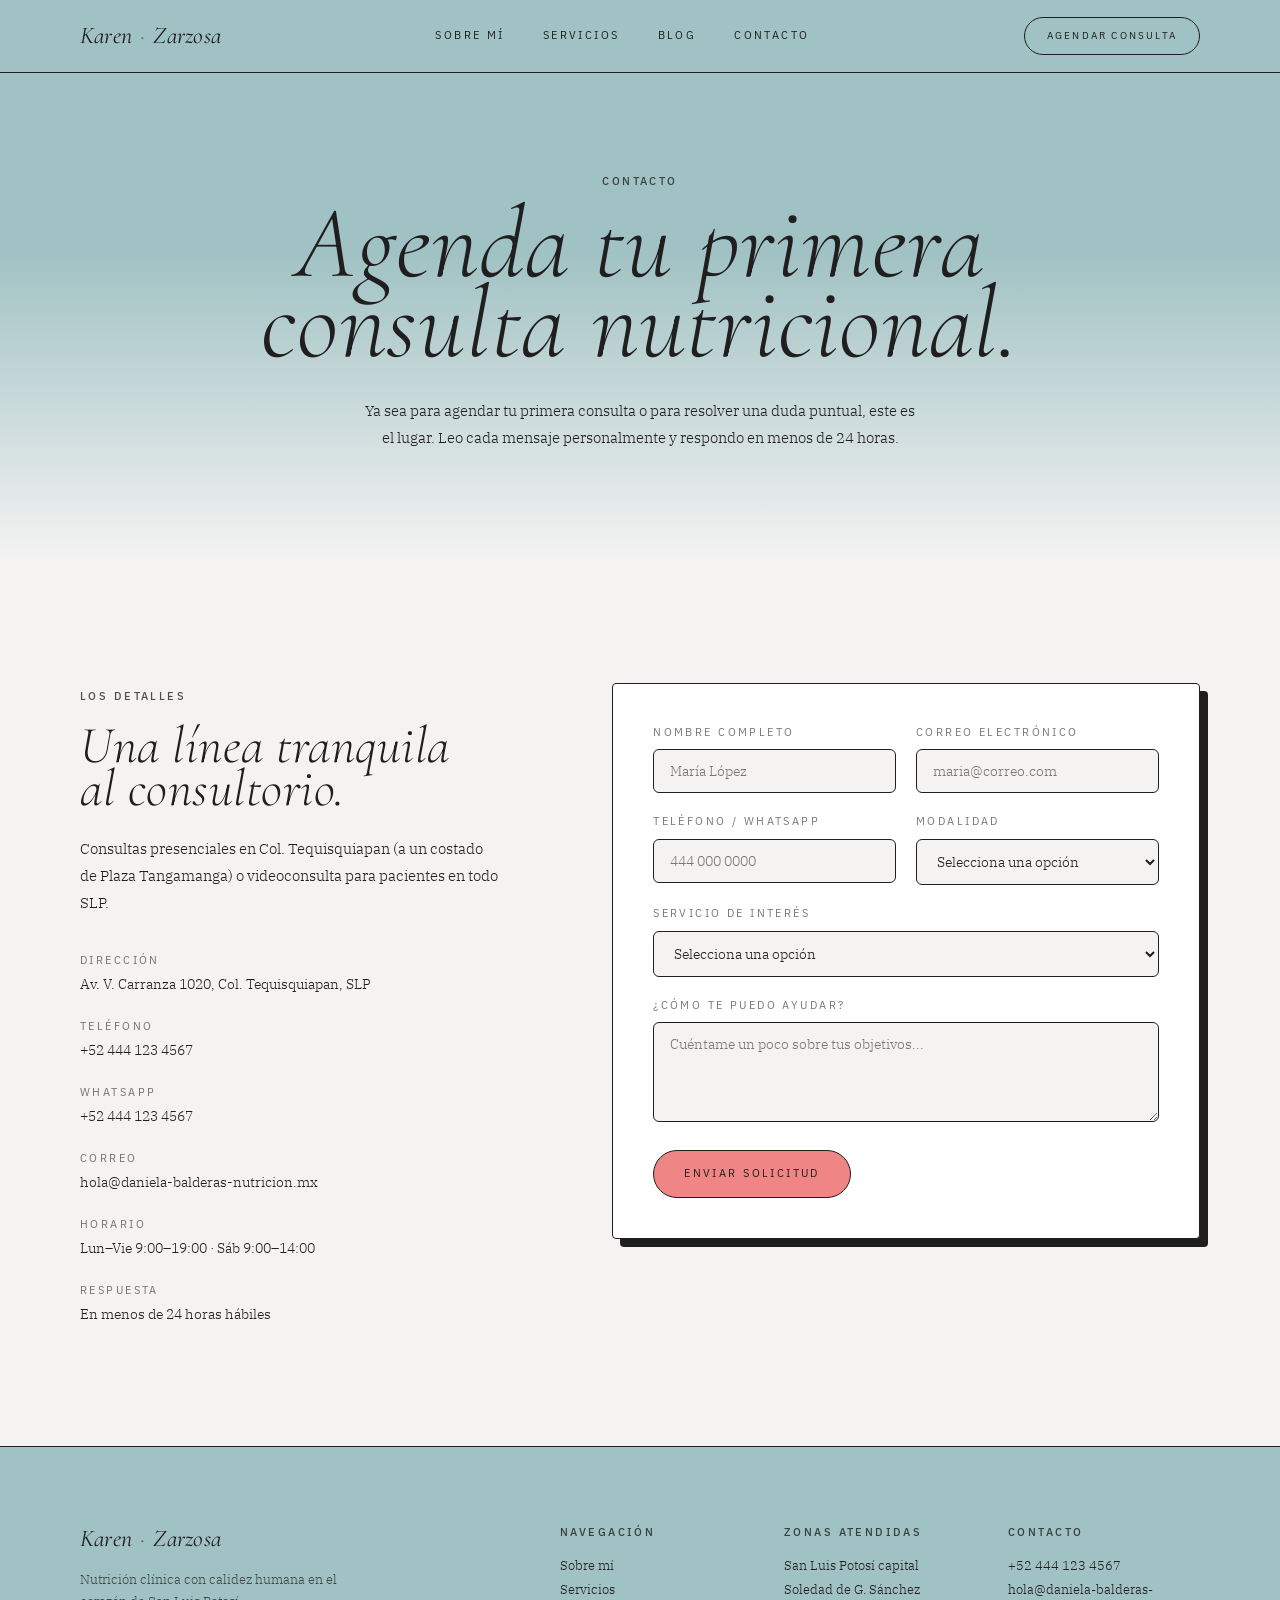
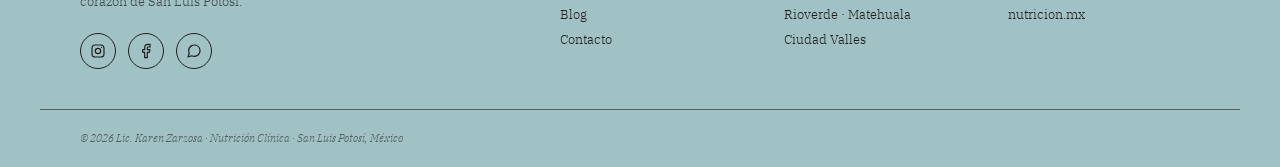
<file: contacto.html>
<!DOCTYPE html>
<html lang="es-MX">
<head>
  <meta charset="UTF-8" />
  <meta name="viewport" content="width=device-width, initial-scale=1" />
  <title>Contacto · Nutrióloga en San Luis Potosí · Karen Zarzosa</title>
  <meta name="description" content="Agenda tu consulta con la nutrióloga Karen Zarzosa en San Luis Potosí. Consultorio en Tequisquiapan y videoconsulta. Respuesta en menos de 24 h." />
  <meta name="robots" content="index,follow,max-image-preview:large" />
  <meta name="keywords" content="contacto nutrióloga SLP, agendar consulta San Luis Potosí, consulta nutricional Tequisquiapan, nutrición en línea SLP" />
  <meta name="geo.region" content="MX-SLP" />
  <meta name="geo.placename" content="San Luis Potosí" />
  <meta name="geo.position" content="22.156469;-100.985540" />
  <meta name="ICBM" content="22.156469, -100.985540" />
  <link rel="canonical" href="https://daniela-balderas-nutricion.mx/contacto.html" />
  <link rel="icon" href="data:image/svg+xml,%3Csvg xmlns='http://www.w3.org/2000/svg' viewBox='0 0 100 100'%3E%3Ctext x='50%25' y='50%25' text-anchor='middle' dominant-baseline='central' font-size='80'%3E%F0%9F%8D%8E%3C/text%3E%3C/svg%3E" />

  <meta property="og:type" content="website" />
  <meta property="og:locale" content="es_MX" />
  <meta property="og:site_name" content="Karen Zarzosa · Nutrición Clínica SLP" />
  <meta property="og:url" content="https://daniela-balderas-nutricion.mx/contacto.html" />
  <meta property="og:title" content="Contacto · Nutrióloga en San Luis Potosí · Karen Zarzosa" />
  <meta property="og:description" content="Consultorio en Col. Tequisquiapan, SLP. Videoconsulta para todo el estado." />
  <meta property="og:image" content="https://daniela-balderas-nutricion.mx/images/daniela-stand.png" />
  <meta property="og:image:alt" content="Consultorio de nutrición en Col. Tequisquiapan, San Luis Potosí" />
  <meta name="twitter:card" content="summary_large_image" />
  <meta name="twitter:title" content="Contacto · Nutrióloga en San Luis Potosí · Karen Zarzosa" />
  <meta name="twitter:description" content="Agenda tu consulta presencial o en línea. Respuesta en menos de 24 horas." />
  <meta name="twitter:image" content="https://daniela-balderas-nutricion.mx/images/daniela-stand.png" />

  <link rel="preconnect" href="https://fonts.googleapis.com" />
  <link rel="preconnect" href="https://fonts.gstatic.com" crossorigin />
  <link href="https://fonts.googleapis.com/css2?family=Cormorant+Garamond:ital,wght@0,300;0,400;1,300;1,400&family=IBM+Plex+Sans:wght@300;400;500;600&family=IBM+Plex+Serif:ital,wght@0,300;0,400;1,300&display=swap" rel="stylesheet" />
  <link rel="stylesheet" href="styles.css" />
  <style>
    /* Gradient hero — teal fades into .contact (cream) */
    body.page-contacto .page-hero--sage {
      background: linear-gradient(to bottom,
        #A1C2C4 0%,
        #A1C2C4 45%,
        #F4F3F2 100%) !important;
      border-bottom: 0 !important;
    }
    body.page-contacto .contact { border-top: 0 !important; }
    body.page-contacto .nav { background: #A1C2C4 !important; }
    /* Footer solid teal to match hero */
    body.page-contacto .footer { background: #A1C2C4 !important; }
  </style>

  <script type="application/ld+json">
  {
    "@context": "https://schema.org",
    "@type": "ContactPage",
    "name": "Contacto · Karen Zarzosa Nutrición",
    "url": "https://daniela-balderas-nutricion.mx/contacto.html",
    "mainEntity": {
      "@type": "LocalBusiness",
      "name": "Lic. Karen Zarzosa — Nutrición Clínica",
      "address": { "@type": "PostalAddress", "streetAddress": "Av. V. Carranza 1020", "addressLocality": "San Luis Potosí", "addressRegion": "SLP", "postalCode": "78250", "addressCountry": "MX" },
      "telephone": "+52-444-123-4567",
      "openingHours": "Mo-Fr 09:00-19:00, Sa 09:00-14:00"
    }
  }
  </script>
</head>
<body class="page-contacto">

  <header class="nav">
    <div class="nav__inner">
      <a href="index.html" class="logo">Karen<span>·</span>Zarzosa</a>
      <nav class="nav__links" id="navLinks" aria-label="Principal">
        <a href="sobre-mi.html">Sobre mí</a>
        <a href="servicios.html">Servicios</a>
        <a href="blog.html">Blog</a>
        <a href="contacto.html">Contacto</a>
        <a href="contacto.html" class="btn btn--pill nav__cta-mobile">Agendar consulta</a>
      </nav>
      <a href="contacto.html" class="btn btn--pill nav__cta-desktop">Agendar consulta</a>
      <button class="nav__toggle" type="button" aria-label="Abrir menú" aria-controls="navLinks" aria-expanded="false" onclick="this.setAttribute('aria-expanded', this.getAttribute('aria-expanded') === 'true' ? 'false' : 'true'); document.body.classList.toggle('nav-open');">
        <span></span><span></span><span></span>
      </button>
    </div>
  </header>

  <main>

    <section class="page-hero page-hero--sage">
      <div class="page-hero__inner">
        <span class="eyebrow">Contacto</span>
        <h1><em>Agenda tu primera</em><em>consulta nutricional.</em></h1>
        <p>
          Ya sea para agendar tu primera consulta o para resolver una duda
          puntual, este es el lugar. Leo cada mensaje personalmente y
          respondo en menos de 24 horas.
        </p>
      </div>
    </section>

    <section class="contact">
      <div class="container contact__grid">
        <div class="contact__intro">
          <span class="eyebrow">Los detalles</span>
          <h2><em>Una línea tranquila</em><em>al consultorio.</em></h2>
          <p>
            Consultas presenciales en Col. Tequisquiapan (a un costado de Plaza
            Tangamanga) o videoconsulta para pacientes en todo SLP.
          </p>
          <ul class="contact__details">
            <li><strong>Dirección</strong><span>Av. V. Carranza 1020, Col. Tequisquiapan, SLP</span></li>
            <li><strong>Teléfono</strong><span>+52 444 123 4567</span></li>
            <li><strong>WhatsApp</strong><span>+52 444 123 4567</span></li>
            <li><strong>Correo</strong><span>hola@daniela-balderas-nutricion.mx</span></li>
            <li><strong>Horario</strong><span>Lun–Vie 9:00–19:00 · Sáb 9:00–14:00</span></li>
            <li><strong>Respuesta</strong><span>En menos de 24 horas hábiles</span></li>
          </ul>
        </div>

        <form class="form" onsubmit="event.preventDefault(); this.querySelector('.form__ok').hidden=false;">
          <label>
            <span>Nombre completo</span>
            <input type="text" name="nombre" required placeholder="María López" />
          </label>
          <label>
            <span>Correo electrónico</span>
            <input type="email" name="correo" required placeholder="maria@correo.com" />
          </label>
          <label>
            <span>Teléfono / WhatsApp</span>
            <input type="tel" name="tel" required placeholder="444 000 0000" />
          </label>
          <label>
            <span>Modalidad</span>
            <select name="modalidad" required>
              <option value="">Selecciona una opción</option>
              <option>Presencial — Tequisquiapan</option>
              <option>Videoconsulta — en línea</option>
            </select>
          </label>
          <label class="form__full">
            <span>Servicio de interés</span>
            <select name="servicio" required>
              <option value="">Selecciona una opción</option>
              <option>Nutrición clínica</option>
              <option>Control de peso</option>
              <option>Nutrición deportiva</option>
              <option>Nutrición infantil</option>
              <option>Embarazo y lactancia</option>
              <option>Consulta en línea</option>
              <option>Solo una pregunta</option>
            </select>
          </label>
          <label class="form__full">
            <span>¿Cómo te puedo ayudar?</span>
            <textarea name="mensaje" rows="4" placeholder="Cuéntame un poco sobre tus objetivos..."></textarea>
          </label>
          <button type="submit" class="btn btn--primary form__submit">Enviar solicitud</button>
          <p class="form__ok" hidden>¡Gracias! Te escribiré en las próximas 24 horas.</p>
        </form>
      </div>
    </section>

  </main>

  <footer class="footer">
    <div class="container footer__inner">
      <div class="footer__brand">
        <a href="index.html" class="logo">Karen<span>·</span>Zarzosa</a>
        <p>Nutrición clínica con calidez humana en el corazón de San Luis Potosí.</p>
        <div class="socials" aria-label="Redes sociales">
          <a href="#" aria-label="Instagram"><svg viewBox="0 0 24 24" fill="none" stroke="currentColor" stroke-width="1.8" stroke-linecap="round" stroke-linejoin="round"><rect x="3" y="3" width="18" height="18" rx="5"/><circle cx="12" cy="12" r="4"/><circle cx="17.5" cy="6.5" r="1" fill="currentColor" stroke="none"/></svg></a>
          <a href="#" aria-label="Facebook"><svg viewBox="0 0 24 24" fill="none" stroke="currentColor" stroke-width="1.8" stroke-linecap="round" stroke-linejoin="round"><path d="M18 2h-3a5 5 0 0 0-5 5v3H7v4h3v8h4v-8h3l1-4h-4V7a1 1 0 0 1 1-1h3z"/></svg></a>
          <a href="#" aria-label="WhatsApp"><svg viewBox="0 0 24 24" fill="none" stroke="currentColor" stroke-width="1.8" stroke-linecap="round" stroke-linejoin="round"><path d="M21 11.5a8.38 8.38 0 0 1-.9 3.8 8.5 8.5 0 0 1-7.6 4.7 8.38 8.38 0 0 1-3.8-.9L3 21l1.9-5.7a8.38 8.38 0 0 1-.9-3.8 8.5 8.5 0 0 1 4.7-7.6 8.38 8.38 0 0 1 3.8-.9h.5a8.48 8.48 0 0 1 8 8v.5z"/></svg></a>
        </div>
      </div>
      <div class="footer__cols">
        <div>
          <h4>Navegación</h4>
          <a href="sobre-mi.html">Sobre mí</a>
          <a href="servicios.html">Servicios</a>
          <a href="blog.html">Blog</a>
          <a href="contacto.html">Contacto</a>
        </div>
        <div>
          <h4>Zonas atendidas</h4>
          <span>San Luis Potosí capital</span>
          <span>Soledad de G. Sánchez</span>
          <span>Rioverde · Matehuala</span>
          <span>Ciudad Valles</span>
        </div>
        <div>
          <h4>Contacto</h4>
          <span>+52 444 123 4567</span>
          <span>hola@daniela-balderas-nutricion.mx</span>
        </div>
      </div>
    </div>
    <div class="container footer__base">
      <span>© 2026 Lic. Karen Zarzosa · Nutrición Clínica · San Luis Potosí, México</span>
    </div>
  </footer>

</body>
</html>
</file>
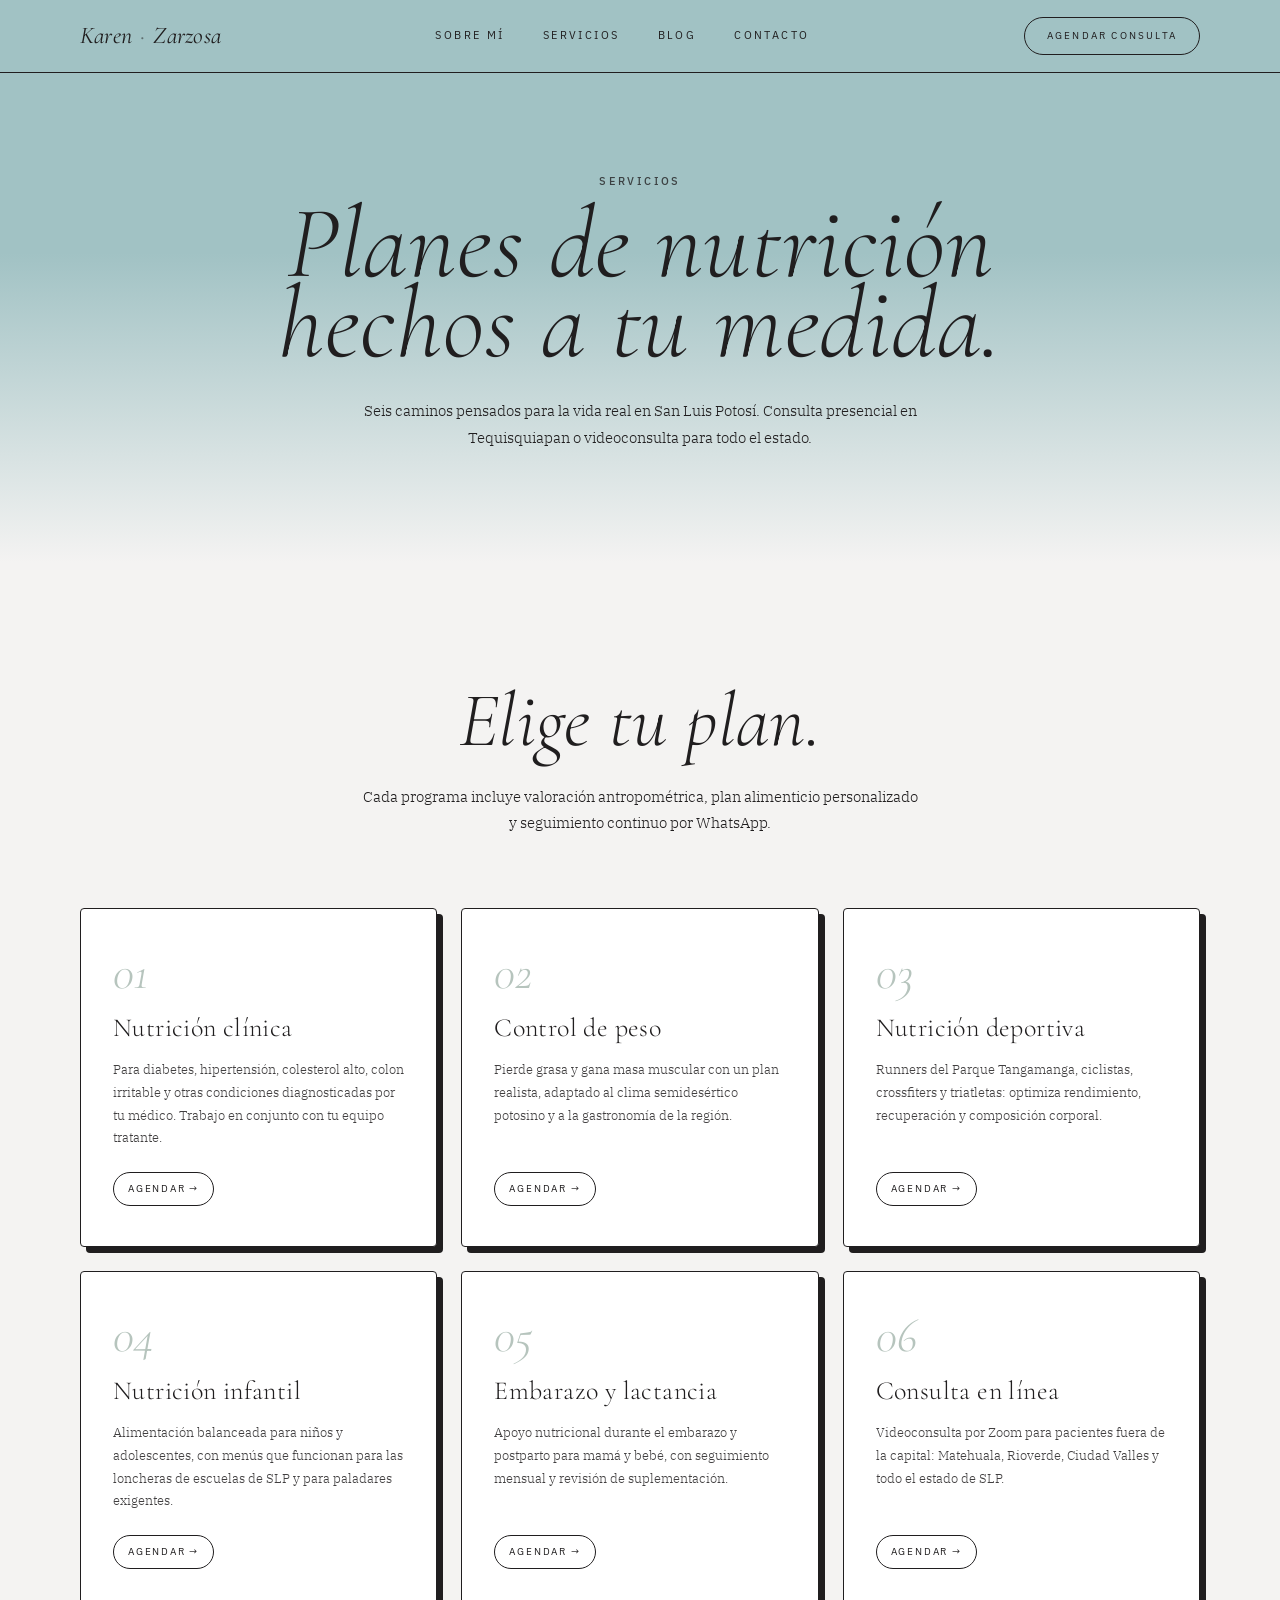
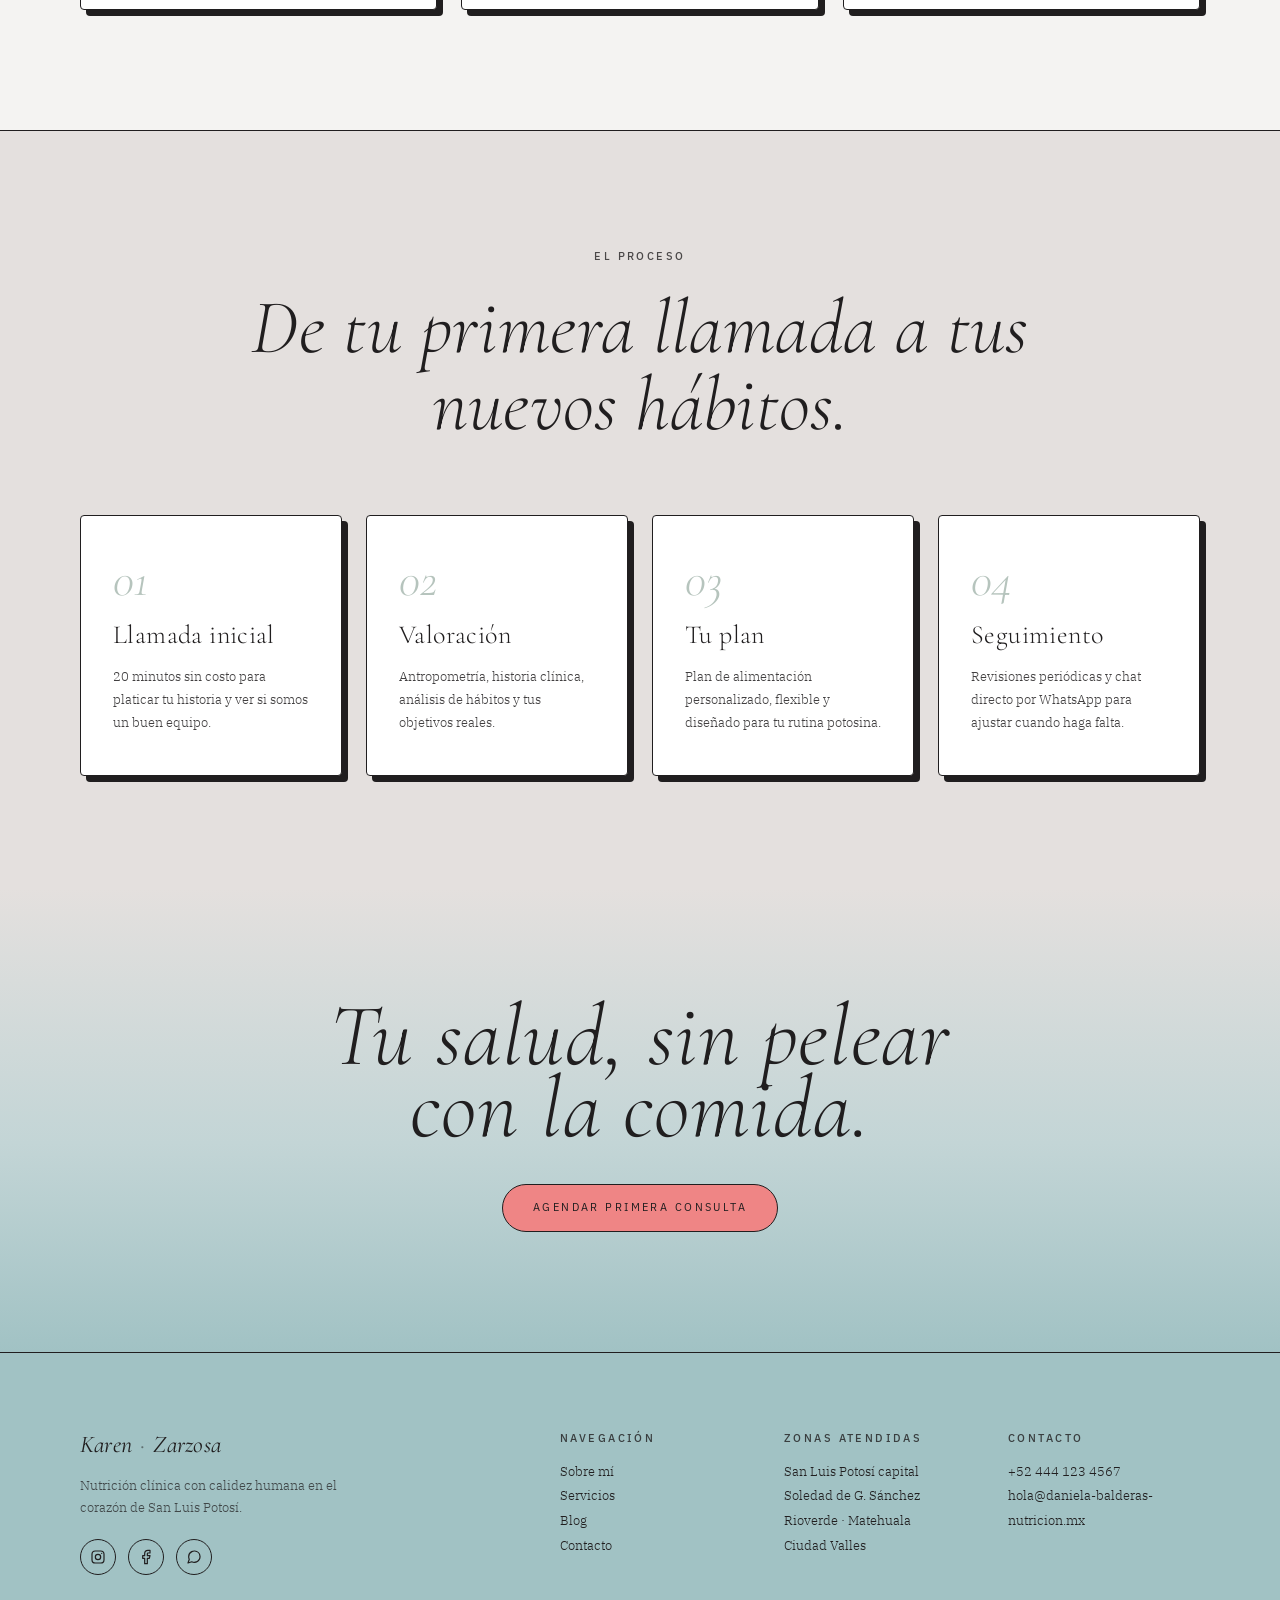
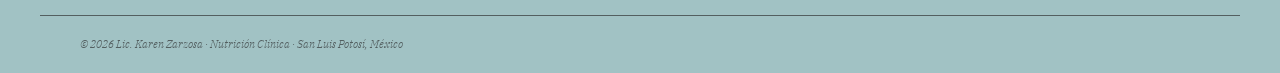
<file: servicios.html>
<!DOCTYPE html>
<html lang="es-MX">
<head>
  <meta charset="UTF-8" />
  <meta name="viewport" content="width=device-width, initial-scale=1" />
  <title>Servicios · Nutrición Clínica en San Luis Potosí</title>
  <meta name="description" content="Nutrición clínica, control de peso, deportiva, infantil y en línea en San Luis Potosí. Planes personalizados con seguimiento por WhatsApp." />
  <meta name="robots" content="index,follow,max-image-preview:large" />
  <meta name="keywords" content="servicios nutrición San Luis Potosí, plan alimenticio SLP, control de peso potosí, nutrición deportiva SLP, consulta nutricional en línea" />
  <meta name="geo.region" content="MX-SLP" />
  <meta name="geo.placename" content="San Luis Potosí" />
  <link rel="canonical" href="https://daniela-balderas-nutricion.mx/servicios.html" />
  <link rel="icon" href="data:image/svg+xml,%3Csvg xmlns='http://www.w3.org/2000/svg' viewBox='0 0 100 100'%3E%3Ctext x='50%25' y='50%25' text-anchor='middle' dominant-baseline='central' font-size='80'%3E%F0%9F%8D%8E%3C/text%3E%3C/svg%3E" />

  <meta property="og:type" content="website" />
  <meta property="og:locale" content="es_MX" />
  <meta property="og:site_name" content="Karen Zarzosa · Nutrición Clínica SLP" />
  <meta property="og:url" content="https://daniela-balderas-nutricion.mx/servicios.html" />
  <meta property="og:title" content="Servicios · Nutrición Clínica en San Luis Potosí" />
  <meta property="og:description" content="Seis formas de trabajar juntos — planes personalizados para San Luis Potosí." />
  <meta property="og:image" content="https://daniela-balderas-nutricion.mx/images/daniela-stand.png" />
  <meta property="og:image:alt" content="Consulta de nutrición clínica en San Luis Potosí" />
  <meta name="twitter:card" content="summary_large_image" />
  <meta name="twitter:title" content="Servicios · Nutrición Clínica en San Luis Potosí" />
  <meta name="twitter:description" content="Seis planes personalizados de nutrición para SLP: clínica, deportiva, infantil, embarazo y en línea." />
  <meta name="twitter:image" content="https://daniela-balderas-nutricion.mx/images/daniela-stand.png" />

  <link rel="preconnect" href="https://fonts.googleapis.com" />
  <link rel="preconnect" href="https://fonts.gstatic.com" crossorigin />
  <link href="https://fonts.googleapis.com/css2?family=Cormorant+Garamond:ital,wght@0,300;0,400;1,300;1,400&family=IBM+Plex+Sans:wght@300;400;500;600&family=IBM+Plex+Serif:ital,wght@0,300;0,400;1,300&display=swap" rel="stylesheet" />
  <link rel="stylesheet" href="styles.css" />
  <style>
    /* Gradient hero — teal fades into .services (cream) */
    body.page-servicios .page-hero--teal {
      background: linear-gradient(to bottom,
        #A1C2C4 0%,
        #A1C2C4 45%,
        #F4F3F2 100%) !important;
      border-bottom: 0 !important;
    }
    body.page-servicios .services { border-top: 0 !important; }
    body.page-servicios .nav { background: #A1C2C4 !important; }
    /* CTA final — warm-gray fades down to teal, stops before footer (solid teal) */
    body.page-servicios .cta-final {
      background: linear-gradient(to bottom,
        #E4E0DE 0%,
        #C3D5D6 55%,
        #A1C2C4 100%) !important;
      border-top: 0 !important;
      border-bottom: 1px solid #201E1F !important;
    }
    body.page-servicios .about { border-bottom: 0 !important; }
    /* Footer solid teal to match hero */
    body.page-servicios .footer { background: #A1C2C4 !important; }
  </style>

  <script type="application/ld+json">
  {
    "@context": "https://schema.org",
    "@type": "Service",
    "serviceType": "Nutrición clínica",
    "provider": {
      "@type": "LocalBusiness",
      "name": "Lic. Karen Zarzosa — Nutrición Clínica",
      "address": { "@type": "PostalAddress", "addressLocality": "San Luis Potosí", "addressRegion": "SLP", "addressCountry": "MX" }
    },
    "areaServed": "San Luis Potosí"
  }
  </script>
</head>
<body class="page-servicios">

  <header class="nav">
    <div class="nav__inner">
      <a href="index.html" class="logo">Karen<span>·</span>Zarzosa</a>
      <nav class="nav__links" id="navLinks" aria-label="Principal">
        <a href="sobre-mi.html">Sobre mí</a>
        <a href="servicios.html">Servicios</a>
        <a href="blog.html">Blog</a>
        <a href="contacto.html">Contacto</a>
        <a href="contacto.html" class="btn btn--pill nav__cta-mobile">Agendar consulta</a>
      </nav>
      <a href="contacto.html" class="btn btn--pill nav__cta-desktop">Agendar consulta</a>
      <button class="nav__toggle" type="button" aria-label="Abrir menú" aria-controls="navLinks" aria-expanded="false" onclick="this.setAttribute('aria-expanded', this.getAttribute('aria-expanded') === 'true' ? 'false' : 'true'); document.body.classList.toggle('nav-open');">
        <span></span><span></span><span></span>
      </button>
    </div>
  </header>

  <main>

    <section class="page-hero page-hero--teal">
      <div class="page-hero__inner">
        <span class="eyebrow">Servicios</span>
        <h1><em>Planes de nutrición</em><em>hechos a tu medida.</em></h1>
        <p>
          Seis caminos pensados para la vida real en San Luis Potosí.
          Consulta presencial en Tequisquiapan o videoconsulta para todo el estado.
        </p>
      </div>
    </section>

    <section class="services">
      <div class="container">
        <div class="services__head">
          <h2><em>Elige</em> <em>tu plan.</em></h2>
          <p>
            Cada programa incluye valoración antropométrica, plan alimenticio
            personalizado y seguimiento continuo por WhatsApp.
          </p>
        </div>
        <div class="services__grid">
          <article class="service">
            <div class="service__num">01</div>
            <h3>Nutrición clínica</h3>
            <p>
              Para diabetes, hipertensión, colesterol alto, colon irritable y
              otras condiciones diagnosticadas por tu médico. Trabajo en
              conjunto con tu equipo tratante.
            </p>
            <a href="contacto.html" class="service__link">Agendar →</a>
          </article>

          <article class="service">
            <div class="service__num">02</div>
            <h3>Control de peso</h3>
            <p>
              Pierde grasa y gana masa muscular con un plan realista, adaptado
              al clima semidesértico potosino y a la gastronomía de la región.
            </p>
            <a href="contacto.html" class="service__link">Agendar →</a>
          </article>

          <article class="service">
            <div class="service__num">03</div>
            <h3>Nutrición deportiva</h3>
            <p>
              Runners del Parque Tangamanga, ciclistas, crossfiters y
              triatletas: optimiza rendimiento, recuperación y composición
              corporal.
            </p>
            <a href="contacto.html" class="service__link">Agendar →</a>
          </article>

          <article class="service">
            <div class="service__num">04</div>
            <h3>Nutrición infantil</h3>
            <p>
              Alimentación balanceada para niños y adolescentes, con menús que
              funcionan para las loncheras de escuelas de SLP y para paladares
              exigentes.
            </p>
            <a href="contacto.html" class="service__link">Agendar →</a>
          </article>

          <article class="service">
            <div class="service__num">05</div>
            <h3>Embarazo y lactancia</h3>
            <p>
              Apoyo nutricional durante el embarazo y postparto para mamá y
              bebé, con seguimiento mensual y revisión de suplementación.
            </p>
            <a href="contacto.html" class="service__link">Agendar →</a>
          </article>

          <article class="service">
            <div class="service__num">06</div>
            <h3>Consulta en línea</h3>
            <p>
              Videoconsulta por Zoom para pacientes fuera de la capital:
              Matehuala, Rioverde, Ciudad Valles y todo el estado de SLP.
            </p>
            <a href="contacto.html" class="service__link">Agendar →</a>
          </article>
        </div>
      </div>
    </section>

    <section class="about">
      <div class="container">
        <div class="services__head">
          <span class="eyebrow">El proceso</span>
          <h2><em>De tu primera llamada</em> <em>a tus nuevos hábitos.</em></h2>
        </div>
        <div class="services__grid services__grid--four">
          <article class="service">
            <div class="service__num">01</div>
            <h3>Llamada inicial</h3>
            <p>20 minutos sin costo para platicar tu historia y ver si somos un buen equipo.</p>
          </article>
          <article class="service">
            <div class="service__num">02</div>
            <h3>Valoración</h3>
            <p>Antropometría, historia clínica, análisis de hábitos y tus objetivos reales.</p>
          </article>
          <article class="service">
            <div class="service__num">03</div>
            <h3>Tu plan</h3>
            <p>Plan de alimentación personalizado, flexible y diseñado para tu rutina potosina.</p>
          </article>
          <article class="service">
            <div class="service__num">04</div>
            <h3>Seguimiento</h3>
            <p>Revisiones periódicas y chat directo por WhatsApp para ajustar cuando haga falta.</p>
          </article>
        </div>
      </div>
    </section>

    <section class="cta-final">
      <div class="container">
        <h2><em>Tu salud, sin pelear</em><em>con la comida.</em></h2>
        <a href="contacto.html" class="btn btn--primary">Agendar primera consulta</a>
      </div>
    </section>

  </main>

  <footer class="footer">
    <div class="container footer__inner">
      <div class="footer__brand">
        <a href="index.html" class="logo">Karen<span>·</span>Zarzosa</a>
        <p>Nutrición clínica con calidez humana en el corazón de San Luis Potosí.</p>
        <div class="socials" aria-label="Redes sociales">
          <a href="#" aria-label="Instagram"><svg viewBox="0 0 24 24" fill="none" stroke="currentColor" stroke-width="1.8" stroke-linecap="round" stroke-linejoin="round"><rect x="3" y="3" width="18" height="18" rx="5"/><circle cx="12" cy="12" r="4"/><circle cx="17.5" cy="6.5" r="1" fill="currentColor" stroke="none"/></svg></a>
          <a href="#" aria-label="Facebook"><svg viewBox="0 0 24 24" fill="none" stroke="currentColor" stroke-width="1.8" stroke-linecap="round" stroke-linejoin="round"><path d="M18 2h-3a5 5 0 0 0-5 5v3H7v4h3v8h4v-8h3l1-4h-4V7a1 1 0 0 1 1-1h3z"/></svg></a>
          <a href="#" aria-label="WhatsApp"><svg viewBox="0 0 24 24" fill="none" stroke="currentColor" stroke-width="1.8" stroke-linecap="round" stroke-linejoin="round"><path d="M21 11.5a8.38 8.38 0 0 1-.9 3.8 8.5 8.5 0 0 1-7.6 4.7 8.38 8.38 0 0 1-3.8-.9L3 21l1.9-5.7a8.38 8.38 0 0 1-.9-3.8 8.5 8.5 0 0 1 4.7-7.6 8.38 8.38 0 0 1 3.8-.9h.5a8.48 8.48 0 0 1 8 8v.5z"/></svg></a>
        </div>
      </div>
      <div class="footer__cols">
        <div>
          <h4>Navegación</h4>
          <a href="sobre-mi.html">Sobre mí</a>
          <a href="servicios.html">Servicios</a>
          <a href="blog.html">Blog</a>
          <a href="contacto.html">Contacto</a>
        </div>
        <div>
          <h4>Zonas atendidas</h4>
          <span>San Luis Potosí capital</span>
          <span>Soledad de G. Sánchez</span>
          <span>Rioverde · Matehuala</span>
          <span>Ciudad Valles</span>
        </div>
        <div>
          <h4>Contacto</h4>
          <span>+52 444 123 4567</span>
          <span>hola@daniela-balderas-nutricion.mx</span>
        </div>
      </div>
    </div>
    <div class="container footer__base">
      <span>© 2026 Lic. Karen Zarzosa · Nutrición Clínica · San Luis Potosí, México</span>
    </div>
  </footer>

</body>
</html>
</file>
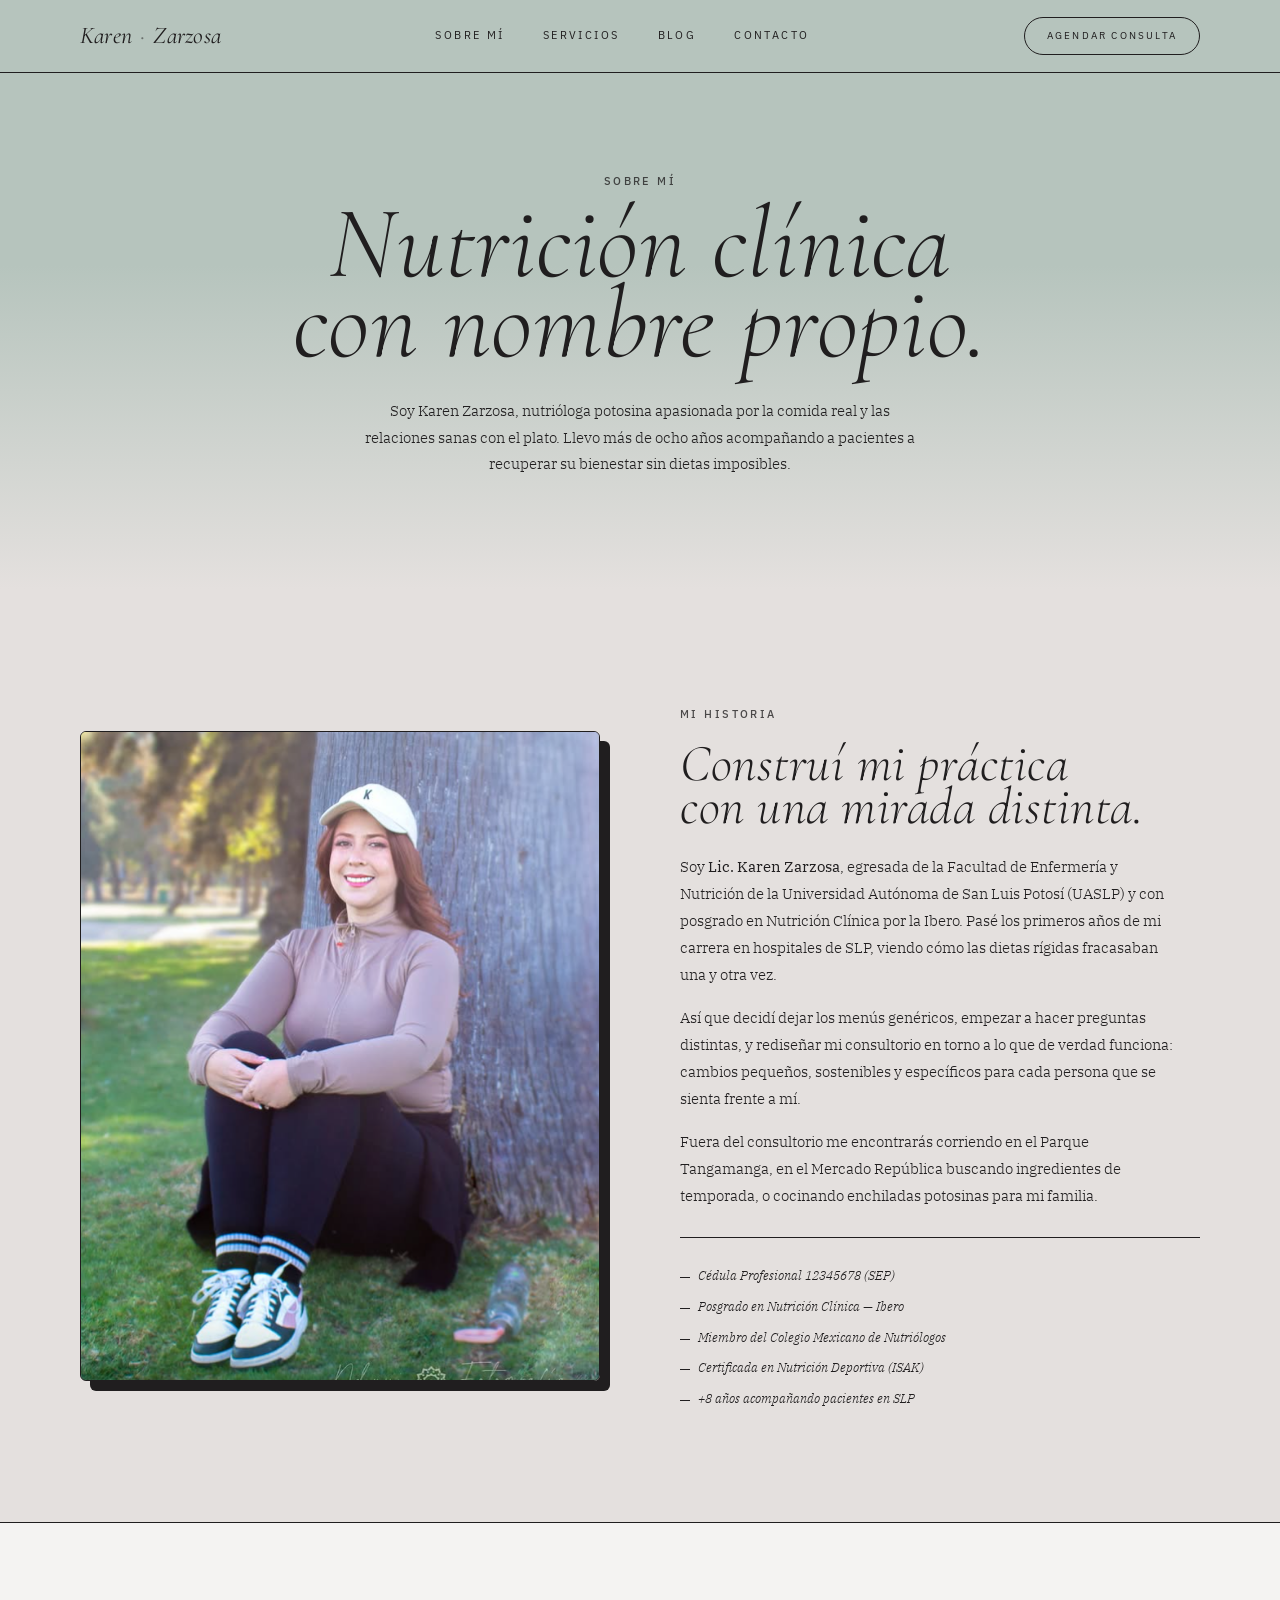
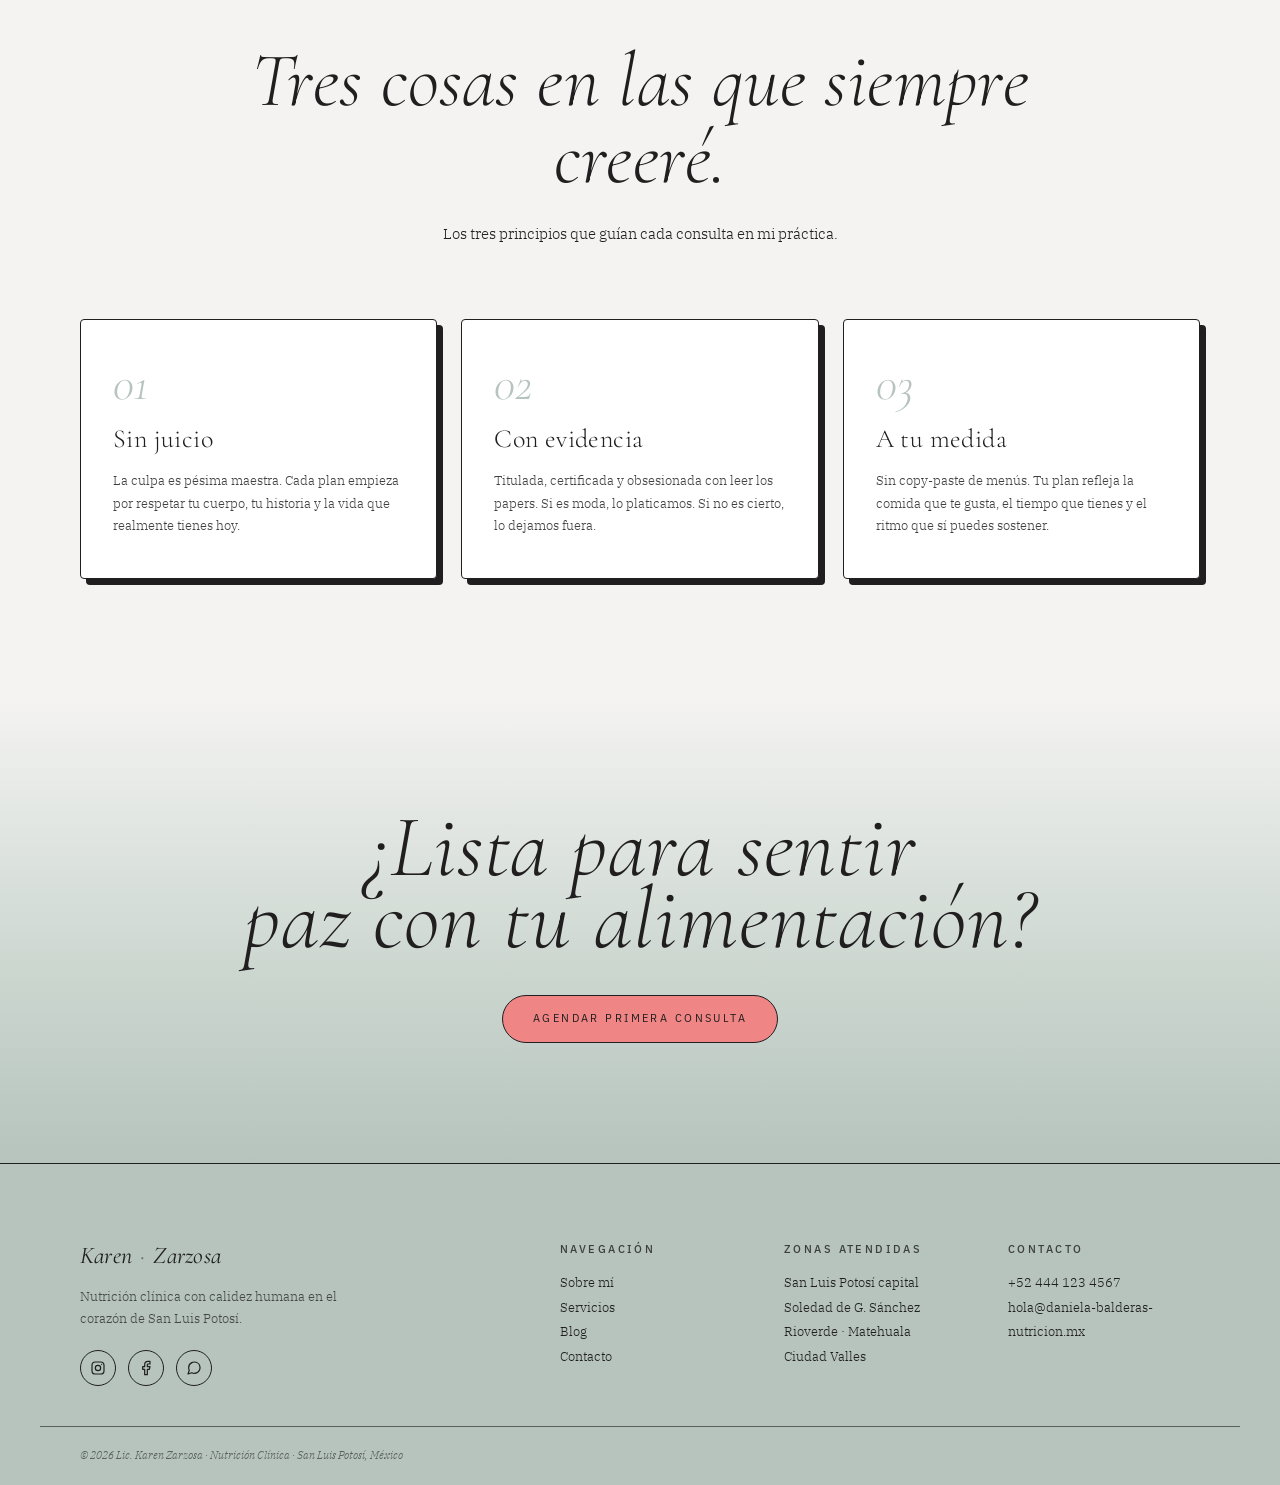
<file: sobre-mi.html>
<!DOCTYPE html>
<html lang="es-MX">
<head>
  <meta charset="UTF-8" />
  <meta name="viewport" content="width=device-width, initial-scale=1" />
  <title>Sobre mí · Nutrióloga en San Luis Potosí · Karen Zarzosa</title>
  <meta name="description" content="Nutrióloga egresada de la UASLP con posgrado en Nutrición Clínica. Consulta presencial en San Luis Potosí y videoconsulta en todo el estado." />
  <meta name="robots" content="index,follow,max-image-preview:large" />
  <meta name="keywords" content="nutrióloga San Luis Potosí, Karen Zarzosa, nutrición clínica SLP, nutricionista UASLP" />
  <meta name="geo.region" content="MX-SLP" />
  <meta name="geo.placename" content="San Luis Potosí" />
  <link rel="canonical" href="https://daniela-balderas-nutricion.mx/sobre-mi.html" />
  <link rel="icon" href="data:image/svg+xml,%3Csvg xmlns='http://www.w3.org/2000/svg' viewBox='0 0 100 100'%3E%3Ctext x='50%25' y='50%25' text-anchor='middle' dominant-baseline='central' font-size='80'%3E%F0%9F%8D%8E%3C/text%3E%3C/svg%3E" />

  <meta property="og:type" content="profile" />
  <meta property="og:locale" content="es_MX" />
  <meta property="og:site_name" content="Karen Zarzosa · Nutrición Clínica SLP" />
  <meta property="og:url" content="https://daniela-balderas-nutricion.mx/sobre-mi.html" />
  <meta property="og:title" content="Sobre mí · Nutrióloga en San Luis Potosí · Karen Zarzosa" />
  <meta property="og:description" content="Nutrióloga certificada en San Luis Potosí con más de 8 años de experiencia clínica." />
  <meta property="og:image" content="https://daniela-balderas-nutricion.mx/images/daniela-seated.png" />
  <meta property="og:image:alt" content="Karen Zarzosa, nutrióloga clínica en San Luis Potosí" />
  <meta name="twitter:card" content="summary_large_image" />
  <meta name="twitter:title" content="Sobre mí · Nutrióloga en San Luis Potosí · Karen Zarzosa" />
  <meta name="twitter:description" content="Nutrióloga certificada en SLP con más de 8 años acompañando pacientes." />
  <meta name="twitter:image" content="https://daniela-balderas-nutricion.mx/images/daniela-seated.png" />

  <link rel="preconnect" href="https://fonts.googleapis.com" />
  <link rel="preconnect" href="https://fonts.gstatic.com" crossorigin />
  <link href="https://fonts.googleapis.com/css2?family=Cormorant+Garamond:ital,wght@0,300;0,400;1,300;1,400&family=IBM+Plex+Sans:wght@300;400;500;600&family=IBM+Plex+Serif:ital,wght@0,300;0,400;1,300&display=swap" rel="stylesheet" />
  <link rel="stylesheet" href="styles.css" />
  <style>
    /* Gradient override — inline so it beats any stale CSS cache */
    body.page-sobre-mi .page-hero--sage,
    .page-hero--sage {
      background: linear-gradient(to bottom,
        #B6C4BD 0%,
        #B6C4BD 45%,
        #E4E0DE 100%) !important;
      border-bottom: 0 !important;
    }
    body.page-sobre-mi .about { border-top: 0 !important; }
    body.page-sobre-mi .nav { background: #B6C4BD !important; }
    /* CTA final — cream fades down to sage, stops before footer (solid sage) */
    body.page-sobre-mi .cta-final {
      background: linear-gradient(to bottom,
        #F4F3F2 0%,
        #CBD6CF 60%,
        #B6C4BD 100%) !important;
      border-top: 0 !important;
      border-bottom: 1px solid #201E1F !important;
    }
    body.page-sobre-mi .services { border-bottom: 0 !important; }
    /* Footer solid — never inherits gradient */
    body.page-sobre-mi .footer { background: #B6C4BD !important; }
  </style>

  <template id="__bundler_thumbnail" data-bg-color="#B6C4BD">
    <svg viewBox="0 0 1200 800" xmlns="http://www.w3.org/2000/svg">
      <rect width="1200" height="800" fill="#B6C4BD"/>
      <text x="600" y="420" text-anchor="middle" font-family="Cormorant Garamond, Georgia, serif" font-style="italic" font-weight="300" font-size="180" fill="#201E1F">D·B</text>
      <text x="600" y="540" text-anchor="middle" font-family="IBM Plex Sans, sans-serif" font-size="28" letter-spacing="12" fill="#201E1F">SOBRE MÍ</text>
    </svg>
  </template>

  <script type="application/ld+json">
  {
    "@context": "https://schema.org",
    "@type": "Person",
    "name": "Karen Zarzosa",
    "jobTitle": "Licenciada en Nutrición",
    "worksFor": { "@type": "LocalBusiness", "name": "Lic. Karen Zarzosa — Nutrición Clínica" },
    "alumniOf": { "@type": "CollegeOrUniversity", "name": "Universidad Autónoma de San Luis Potosí" },
    "address": { "@type": "PostalAddress", "addressLocality": "San Luis Potosí", "addressRegion": "SLP", "addressCountry": "MX" }
  }
  </script>
</head>
<body class="page-sobre-mi">

  <header class="nav">
    <div class="nav__inner">
      <a href="index.html" class="logo">Karen<span>·</span>Zarzosa</a>
      <nav class="nav__links" id="navLinks" aria-label="Principal">
        <a href="sobre-mi.html">Sobre mí</a>
        <a href="servicios.html">Servicios</a>
        <a href="blog.html">Blog</a>
        <a href="contacto.html">Contacto</a>
        <a href="contacto.html" class="btn btn--pill nav__cta-mobile">Agendar consulta</a>
      </nav>
      <a href="contacto.html" class="btn btn--pill nav__cta-desktop">Agendar consulta</a>
      <button class="nav__toggle" type="button" aria-label="Abrir menú" aria-controls="navLinks" aria-expanded="false" onclick="this.setAttribute('aria-expanded', this.getAttribute('aria-expanded') === 'true' ? 'false' : 'true'); document.body.classList.toggle('nav-open');">
        <span></span><span></span><span></span>
      </button>
    </div>
  </header>

  <main>

    <section class="page-hero page-hero--sage">
      <div class="page-hero__inner">
        <span class="eyebrow">Sobre mí</span>
        <h1><em>Nutrición clínica</em><em>con nombre propio.</em></h1>
        <p>
          Soy Karen Zarzosa, nutrióloga potosina apasionada por la comida real y
          las relaciones sanas con el plato. Llevo más de ocho años acompañando a
          pacientes a recuperar su bienestar sin dietas imposibles.
        </p>
      </div>
    </section>

    <section class="about">
      <div class="container about__grid">
        <div class="about__media">
          <div class="about__photo">
            <img src="images/daniela-seated.png" alt="Karen Zarzosa, nutrióloga clínica egresada de la UASLP, atendiendo en SLP" loading="lazy" width="640" height="800" />
          </div>
        </div>
        <div class="about__content">
          <span class="eyebrow">Mi historia</span>
          <h2><em>Construí mi práctica</em> <em>con una mirada distinta.</em></h2>
          <p>
            Soy <strong>Lic. Karen Zarzosa</strong>, egresada de la Facultad
            de Enfermería y Nutrición de la Universidad Autónoma de San Luis
            Potosí (UASLP) y con posgrado en Nutrición Clínica por la Ibero.
            Pasé los primeros años de mi carrera en hospitales de SLP, viendo
            cómo las dietas rígidas fracasaban una y otra vez.
          </p>
          <p>
            Así que decidí dejar los menús genéricos, empezar a hacer preguntas
            distintas, y rediseñar mi consultorio en torno a lo que de verdad
            funciona: cambios pequeños, sostenibles y específicos para cada
            persona que se sienta frente a mí.
          </p>
          <p>
            Fuera del consultorio me encontrarás corriendo en el Parque
            Tangamanga, en el Mercado República buscando ingredientes de
            temporada, o cocinando enchiladas potosinas para mi familia.
          </p>
          <ul class="credentials">
            <li>Cédula Profesional 12345678 (SEP)</li>
            <li>Posgrado en Nutrición Clínica — Ibero</li>
            <li>Miembro del Colegio Mexicano de Nutriólogos</li>
            <li>Certificada en Nutrición Deportiva (ISAK)</li>
            <li>+8 años acompañando pacientes en SLP</li>
          </ul>
        </div>
      </div>
    </section>

    <section class="services">
      <div class="container">
        <div class="services__head">
          <h2><em>Tres cosas en las que</em> <em>siempre creeré.</em></h2>
          <p>Los tres principios que guían cada consulta en mi práctica.</p>
        </div>
        <div class="services__grid">
          <article class="service">
            <div class="service__num">01</div>
            <h3>Sin juicio</h3>
            <p>
              La culpa es pésima maestra. Cada plan empieza por respetar tu
              cuerpo, tu historia y la vida que realmente tienes hoy.
            </p>
          </article>
          <article class="service">
            <div class="service__num">02</div>
            <h3>Con evidencia</h3>
            <p>
              Titulada, certificada y obsesionada con leer los papers. Si es
              moda, lo platicamos. Si no es cierto, lo dejamos fuera.
            </p>
          </article>
          <article class="service">
            <div class="service__num">03</div>
            <h3>A tu medida</h3>
            <p>
              Sin copy-paste de menús. Tu plan refleja la comida que te gusta,
              el tiempo que tienes y el ritmo que sí puedes sostener.
            </p>
          </article>
        </div>
      </div>
    </section>

    <section class="cta-final">
      <div class="container">
        <h2><em>¿Lista para sentir</em><em>paz con tu alimentación?</em></h2>
        <a href="contacto.html" class="btn btn--primary">Agendar primera consulta</a>
      </div>
    </section>

  </main>

  <footer class="footer">
    <div class="container footer__inner">
      <div class="footer__brand">
        <a href="index.html" class="logo">Karen<span>·</span>Zarzosa</a>
        <p>Nutrición clínica con calidez humana en el corazón de San Luis Potosí.</p>
        <div class="socials" aria-label="Redes sociales">
          <a href="#" aria-label="Instagram"><svg viewBox="0 0 24 24" fill="none" stroke="currentColor" stroke-width="1.8" stroke-linecap="round" stroke-linejoin="round"><rect x="3" y="3" width="18" height="18" rx="5"/><circle cx="12" cy="12" r="4"/><circle cx="17.5" cy="6.5" r="1" fill="currentColor" stroke="none"/></svg></a>
          <a href="#" aria-label="Facebook"><svg viewBox="0 0 24 24" fill="none" stroke="currentColor" stroke-width="1.8" stroke-linecap="round" stroke-linejoin="round"><path d="M18 2h-3a5 5 0 0 0-5 5v3H7v4h3v8h4v-8h3l1-4h-4V7a1 1 0 0 1 1-1h3z"/></svg></a>
          <a href="#" aria-label="WhatsApp"><svg viewBox="0 0 24 24" fill="none" stroke="currentColor" stroke-width="1.8" stroke-linecap="round" stroke-linejoin="round"><path d="M21 11.5a8.38 8.38 0 0 1-.9 3.8 8.5 8.5 0 0 1-7.6 4.7 8.38 8.38 0 0 1-3.8-.9L3 21l1.9-5.7a8.38 8.38 0 0 1-.9-3.8 8.5 8.5 0 0 1 4.7-7.6 8.38 8.38 0 0 1 3.8-.9h.5a8.48 8.48 0 0 1 8 8v.5z"/></svg></a>
        </div>
      </div>
      <div class="footer__cols">
        <div>
          <h4>Navegación</h4>
          <a href="sobre-mi.html">Sobre mí</a>
          <a href="servicios.html">Servicios</a>
          <a href="blog.html">Blog</a>
          <a href="contacto.html">Contacto</a>
        </div>
        <div>
          <h4>Zonas atendidas</h4>
          <span>San Luis Potosí capital</span>
          <span>Soledad de G. Sánchez</span>
          <span>Rioverde · Matehuala</span>
          <span>Ciudad Valles</span>
        </div>
        <div>
          <h4>Contacto</h4>
          <span>+52 444 123 4567</span>
          <span>hola@daniela-balderas-nutricion.mx</span>
        </div>
      </div>
    </div>
    <div class="container footer__base">
      <span>© 2026 Lic. Karen Zarzosa · Nutrición Clínica · San Luis Potosí, México</span>
    </div>
  </footer>

</body>
</html>
</file>
<file: styles.css>
/* ==========================================================================
   Lic. Karen Zarzosa — Nutrición Clínica SLP
   Estilo editorial inspirado en Crafted by Carly
   ========================================================================== */

:root {
  /* Paleta Carly */
  --sage: #B6C4BD;
  --sage-soft: #CBD6CF;
  --teal: #A1C2C4;
  --coral: #EF8585;
  --coral-dark: #D96F6F;
  --cream: #F4F3F2;
  --warm-gray: #E4E0DE;
  --white: #FFFFFF;
  --ink: #201E1F;
  --ink-muted: rgba(32, 30, 31, 0.65);
  --ink-soft: rgba(32, 30, 31, 0.82);
  --line: #201E1F;
  --line-soft: rgba(32, 30, 31, 0.22);
  --stroke: 1.5px;

  --radius-xs: 4px;
  --radius-sm: 6px;
  --radius: 999px;
  --max: 1200px;
  --narrow: 760px;

  --font-sans: "IBM Plex Sans", system-ui, -apple-system, sans-serif;
  --font-serif: "IBM Plex Serif", Georgia, serif;
  --font-display: "Cormorant Garamond", Georgia, serif;
}

/* Reset */
* { box-sizing: border-box; margin: 0; padding: 0; }
html { scroll-behavior: smooth; }
html, body { overflow-x: hidden; }
body {
  font-family: var(--font-sans);
  background: var(--cream);
  color: var(--ink);
  line-height: 1.6;
  font-size: 15px;
  font-weight: 400;
  -webkit-font-smoothing: antialiased;
}
img { max-width: 100%; display: block; }
a { color: inherit; text-decoration: none; }
button { font: inherit; cursor: pointer; border: 0; background: none; color: inherit; }
ul { list-style: none; }

.container {
  max-width: var(--max);
  margin: 0 auto;
  padding: 0 40px;
  width: 100%;
}
.container--narrow {
  max-width: var(--narrow);
  margin: 0 auto;
  padding: 0 40px;
  width: 100%;
}

/* Tipografía editorial — patrón Carly: line-height:1, un solo color, overlap entre líneas */
h1, h2, h3, h4 {
  font-family: var(--font-display);
  font-weight: 300;
  letter-spacing: 0.01em;
  line-height: 1;
  color: var(--ink);
}
h1 { font-size: clamp(44px, 6vw, 76px); line-height: 1; }
h2 { font-size: clamp(32px, 4.4vw, 52px); line-height: 1; }
h3 { font-size: 24px; letter-spacing: 0.015em; font-weight: 300; line-height: 1; }
h4 {
  font-family: var(--font-sans);
  font-size: 11px;
  letter-spacing: 0.22em;
  text-transform: uppercase;
  font-weight: 400;
}

/* Em en titulares: italic, mismo color (sin cambio cromático), línea propia con overlap */
h1 em, h2 em, h3 em {
  font-family: var(--font-display);
  font-style: italic;
  font-weight: 300;
  color: inherit;
  display: block;
  line-height: 1;
  margin-top: -0.18em;
}
h1 .h1-tail,
h2 .h2-tail {
  display: block;
  line-height: 1;
  margin-top: -0.18em;
  font-style: normal;
}
/* Keep em inline only when explicitly re-enabled */
.article__body h2 em { display: inline; margin-top: 0; }

p { color: var(--ink); max-width: 62ch; }

/* Overline / eyebrow labels */
.eyebrow {
  display: inline-block;
  font-family: var(--font-sans);
  font-size: 11px;
  letter-spacing: 0.22em;
  text-transform: uppercase;
  font-weight: 500;
  color: var(--ink);
  opacity: 0.78;
  margin-bottom: 24px;
}

/* Botones */
.btn {
  display: inline-flex;
  align-items: center;
  justify-content: center;
  gap: 8px;
  padding: 14px 30px;
  border-radius: var(--radius);
  font-family: var(--font-sans);
  font-size: 11px;
  letter-spacing: 0.22em;
  text-transform: uppercase;
  font-weight: 400;
  transition: all 0.25s ease;
  cursor: pointer;
  white-space: nowrap;
}
.btn--primary {
  background: var(--coral);
  color: var(--ink);
  border: var(--stroke) solid var(--ink);
}
.btn--primary:hover {
  background: var(--coral-dark);
  color: var(--white);
  transform: translateY(-1px);
}
.btn--ghost, .btn--pill {
  background: transparent;
  color: var(--ink);
  border: var(--stroke) solid var(--ink);
}
.btn--ghost:hover, .btn--pill:hover {
  background: var(--ink);
  color: var(--white);
  border-color: var(--ink);
}
.btn--pill {
  padding: 10px 22px;
  font-size: 10px;
}

/* ==========================================================================
   Header / Nav
   ========================================================================== */
.nav {
  position: fixed;
  top: 0;
  left: 0;
  width: 100%;
  z-index: 40;
  background: var(--sage);
  border-bottom: var(--stroke) solid var(--ink);
}
.nav__inner {
  max-width: var(--max);
  margin: 0 auto;
  padding: 0 40px;
  height: 72px;
  display: flex;
  align-items: center;
  justify-content: space-between;
}
.logo {
  font-family: var(--font-display);
  font-style: italic;
  font-weight: 300;
  font-size: 24px;
  color: var(--ink);
  display: inline-flex;
  align-items: baseline;
  gap: 4px;
  line-height: 1;
}
.logo span {
  font-style: normal;
  opacity: 0.5;
}
.logo--light { color: var(--ink); }

.nav__links {
  display: flex;
  align-items: center;
  gap: 38px;
}
.nav__links a {
  font-size: 11px;
  letter-spacing: 0.22em;
  text-transform: uppercase;
  font-weight: 400;
  color: var(--ink);
  transition: opacity 0.25s ease;
}
.nav__links a:hover { opacity: 0.6; }

/* ==========================================================================
   Hero
   ========================================================================== */
.hero {
  padding-top: 72px;
  background: var(--sage);
}
.hero__grid {
  max-width: var(--max);
  margin: 0 auto;
  padding: 80px 40px 112px;
  display: grid;
  grid-template-columns: 1fr 1fr;
  gap: 64px;
  align-items: center;
}
.hero__content .eyebrow { margin-bottom: 20px; }
.hero h1 {
  font-size: clamp(48px, 6.6vw, 86px);
  line-height: 1;
  margin-bottom: 28px;
  color: var(--ink);
}
.hero h1 em {
  display: block;
  font-size: clamp(60px, 8vw, 112px);
  line-height: 1;
  color: inherit;
  margin-top: -0.2em;
}
.hero h1 .h1-tail {
  display: block;
  line-height: 1;
  font-size: clamp(48px, 6.6vw, 86px);
  margin-top: -0.15em;
}
.hero .lead {
  font-family: var(--font-serif);
  font-weight: 300;
  font-size: 15px;
  line-height: 1.75;
  color: var(--ink);
  max-width: 460px;
  margin-bottom: 32px;
}
.hero__cta {
  display: flex;
  flex-wrap: wrap;
  gap: 14px;
}
.hero__media {
  position: relative;
}
.hero__photo {
  width: 100%;
  aspect-ratio: 4/5;
  border-radius: var(--radius-sm);
  border: var(--stroke) solid var(--ink);
  overflow: hidden;
  box-shadow: 10px 10px 0 0 var(--ink);
}
.hero__photo img {
  width: 100%;
  height: 100%;
  object-fit: cover;
  object-position: center;
  display: block;
}
.hero__badge {
  position: absolute;
  bottom: 24px;
  left: 24px;
  background: var(--white);
  padding: 10px 18px;
  border-radius: var(--radius);
  border: var(--stroke) solid var(--ink);
  font-family: var(--font-serif);
  font-style: italic;
  font-weight: 300;
  font-size: 12px;
  display: inline-flex;
  align-items: center;
  gap: 8px;
  color: var(--ink);
  box-shadow: 0 8px 20px -10px rgba(32,30,31,0.2);
}
.hero__badge .dot {
  width: 7px; height: 7px; border-radius: 50%;
  background: var(--coral);
  box-shadow: 0 0 0 4px rgba(239, 133, 133, 0.25);
}

/* ==========================================================================
   Stats band
   ========================================================================== */
.stats-band {
  background: var(--cream);
  padding: 80px 0;
}
.stats-band__inner {
  display: grid;
  grid-template-columns: 1fr 1fr;
  gap: 64px;
  align-items: center;
}
.stats-band__list {
  display: grid;
  grid-template-columns: repeat(3, 1fr);
  gap: 24px;
}
.stats-band__list li {
  display: flex;
  flex-direction: column;
  gap: 6px;
  border-left: 1px solid var(--line);
  padding-left: 20px;
}
.stats-band__list strong {
  font-family: var(--font-display);
  font-weight: 300;
  font-size: clamp(44px, 5vw, 64px);
  line-height: 1;
  color: var(--ink);
}
.stats-band__list span {
  font-family: var(--font-serif);
  font-style: italic;
  font-weight: 300;
  font-size: 12px;
  color: var(--ink);
  opacity: 0.7;
}
.stats-band__text {
  font-family: var(--font-serif);
  font-weight: 300;
  font-size: 15px;
  line-height: 1.75;
  color: var(--ink);
  max-width: 420px;
}
.stats-band__text em {
  font-style: italic;
  color: var(--ink);
}

/* ==========================================================================
   Sobre mí
   ========================================================================== */
.about {
  background: var(--warm-gray);
  padding: 112px 0;
}
.about__grid {
  display: grid;
  grid-template-columns: 1fr 1fr;
  gap: 80px;
  align-items: center;
}
.about__media {
  position: relative;
}
.about__photo {
  width: 100%;
  aspect-ratio: 4/5;
  border-radius: var(--radius-sm);
  border: var(--stroke) solid var(--ink);
  overflow: hidden;
  background-image: url('images/daniela-seated.png');
  background-size: cover;
  background-position: center;
  box-shadow: 10px 10px 0 0 var(--ink);
}
.about__photo img {
  width: 100%;
  height: 100%;
  object-fit: cover;
  object-position: center;
  display: block;
}
.about__media::after {
  content: none !important;
  display: none !important;
}
.about__content h2 {
  margin-bottom: 20px;
}
.about__content p {
  font-family: var(--font-serif);
  font-weight: 300;
  font-size: 15px;
  line-height: 1.8;
  color: var(--ink);
  margin-bottom: 16px;
  max-width: 500px;
}
.about__content p strong { font-weight: 400; }
.credentials {
  display: flex;
  flex-direction: column;
  gap: 10px;
  margin-top: 28px;
  padding-top: 28px;
  border-top: 1px solid var(--line);
}
.credentials li {
  font-family: var(--font-serif);
  font-style: italic;
  font-weight: 300;
  font-size: 13px;
  color: var(--ink);
  padding-left: 18px;
  position: relative;
}
.credentials li::before {
  content: '';
  position: absolute;
  left: 0; top: 11px;
  width: 10px; height: 1px;
  background: var(--ink);
}

/* ==========================================================================
   Servicios
   ========================================================================== */
.services {
  background: var(--cream);
  padding: 120px 0;
  position: relative;
  overflow: hidden;
}
.services__head {
  text-align: center;
  max-width: 920px;
  margin: 0 auto 72px;
}
.services__head h2 {
  font-family: var(--font-display);
  font-style: normal;
  font-weight: 300;
  font-size: clamp(44px, 6vw, 78px);
  line-height: 1;
  color: var(--ink);
  margin-bottom: 24px;
  letter-spacing: 0.005em;
}
.services__head h2 em {
  display: inline;
  margin-top: 0;
  font-style: italic;
  color: inherit;
}
.services__head p {
  font-family: var(--font-serif);
  font-weight: 300;
  font-size: 15px;
  line-height: 1.75;
  margin: 0 auto;
  color: var(--ink);
}
.services__grid {
  display: grid;
  grid-template-columns: repeat(3, 1fr);
  gap: 24px;
}
.services__grid--four {
  grid-template-columns: repeat(4, 1fr);
}
@media (max-width: 1080px) {
  .services__grid--four { grid-template-columns: repeat(2, 1fr); }
}
.service {
  background: var(--white);
  border-radius: var(--radius-xs);
  border: var(--stroke) solid var(--ink);
  padding: 40px 32px;
  display: flex;
  flex-direction: column;
  gap: 14px;
  box-shadow: 6px 6px 0 0 var(--ink);
  transition: transform 0.3s ease, box-shadow 0.3s ease;
}
.service:hover {
  transform: translate(-2px, -2px);
  box-shadow: 10px 10px 0 0 var(--ink);
}
.service__num {
  font-family: var(--font-display);
  font-style: italic;
  font-weight: 300;
  font-size: 48px;
  line-height: 1;
  color: var(--sage);
  margin-bottom: 4px;
}
.service h3 {
  font-size: 26px;
  color: var(--ink);
  margin-bottom: 4px;
}
.service p {
  font-family: var(--font-serif);
  font-weight: 300;
  font-size: 13px;
  line-height: 1.75;
  color: var(--ink);
  opacity: 0.85;
  flex: 1;
}
.service__link {
  margin-top: 8px;
  font-family: var(--font-sans);
  font-size: 11px;
  letter-spacing: 0.22em;
  text-transform: uppercase;
  color: var(--coral);
  transition: opacity 0.25s ease;
  align-self: flex-start;
}
.service__link:hover { opacity: 0.7; }

/* ==========================================================================
   Testimonios
   ========================================================================== */
.testimonials {
  background: var(--teal);
  padding: 120px 0;
}
.testimonials__head {
  text-align: center;
  max-width: 680px;
  margin: 0 auto 64px;
}
.testimonials__head h2 {
  margin-bottom: 18px;
  color: var(--ink);
}
.testimonials__head h2 em {
  display: block;
}
.testimonials__head p {
  font-family: var(--font-serif);
  font-weight: 300;
  font-size: 14px;
  line-height: 1.75;
  color: var(--ink);
  margin: 0 auto;
}
.testimonials__grid {
  display: grid;
  grid-template-columns: repeat(3, 1fr);
  gap: 24px;
}
.testimonial {
  background: var(--white);
  border-radius: var(--radius-xs);
  border: var(--stroke) solid var(--ink);
  padding: 36px 30px;
  display: flex;
  flex-direction: column;
  gap: 24px;
  box-shadow: 6px 6px 0 0 var(--ink);
}
.testimonial__avatar {
  border: var(--stroke) solid var(--ink);
}
.testimonial__quote {
  font-family: var(--font-serif);
  font-weight: 300;
  font-size: 13px;
  line-height: 1.8;
  color: var(--ink);
  flex: 1;
  margin: 0;
  position: relative;
  padding-top: 28px;
  max-width: none;
}
.testimonial__quote::before {
  content: '"';
  position: absolute;
  top: -12px;
  left: -4px;
  font-family: var(--font-display);
  font-style: italic;
  font-weight: 300;
  font-size: 60px;
  line-height: 1;
  color: var(--sage);
}
.testimonial__author {
  display: flex;
  align-items: center;
  gap: 14px;
  padding-top: 20px;
  border-top: 1px solid var(--line-soft);
}
.testimonial__avatar {
  width: 42px; height: 42px;
  border-radius: 50%;
  flex-shrink: 0;
}
.testimonial__author strong {
  display: block;
  font-family: var(--font-sans);
  font-size: 12px;
  letter-spacing: 0.1em;
  text-transform: uppercase;
  font-weight: 600;
  color: var(--ink);
}
.testimonial__author span {
  display: block;
  font-family: var(--font-serif);
  font-style: italic;
  font-weight: 300;
  font-size: 12px;
  color: var(--ink);
  opacity: 0.6;
  margin-top: 2px;
}

/* ==========================================================================
   Contacto
   ========================================================================== */
.contact {
  background: var(--cream);
  padding: 120px 0;
}
.contact__grid {
  display: grid;
  grid-template-columns: 1fr 1.3fr;
  gap: 80px;
  align-items: start;
}
.contact__intro h2 {
  margin-bottom: 20px;
}
.contact__intro p {
  font-family: var(--font-serif);
  font-weight: 300;
  font-size: 15px;
  line-height: 1.8;
  color: var(--ink);
  margin-bottom: 36px;
  max-width: 420px;
}
.contact__details {
  display: flex;
  flex-direction: column;
  gap: 22px;
}
.contact__details li {
  display: flex;
  flex-direction: column;
  gap: 4px;
}
.contact__details strong {
  font-family: var(--font-sans);
  font-size: 11px;
  letter-spacing: 0.22em;
  text-transform: uppercase;
  font-weight: 400;
  color: var(--ink);
  opacity: 0.6;
}
.contact__details span {
  font-family: var(--font-serif);
  font-weight: 300;
  font-size: 14px;
  color: var(--ink);
}

/* Form */
.form {
  background: var(--white);
  border-radius: var(--radius-xs);
  border: var(--stroke) solid var(--ink);
  padding: 40px;
  display: grid;
  grid-template-columns: 1fr 1fr;
  gap: 20px;
  box-shadow: 8px 8px 0 0 var(--ink);
}
.form label {
  display: flex;
  flex-direction: column;
  gap: 8px;
}
.form label span {
  font-family: var(--font-sans);
  font-size: 11px;
  letter-spacing: 0.22em;
  text-transform: uppercase;
  font-weight: 400;
  color: var(--ink);
  opacity: 0.6;
}
.form input,
.form select,
.form textarea {
  width: 100%;
  padding: 12px 16px;
  border: 1px solid var(--ink);
  border-radius: var(--radius-sm);
  background: var(--cream);
  color: var(--ink);
  font-family: var(--font-serif);
  font-weight: 300;
  font-size: 14px;
  transition: border-color 0.2s ease, box-shadow 0.2s ease;
  outline: none;
}
.form input:focus,
.form select:focus,
.form textarea:focus {
  border-color: var(--ink);
  box-shadow: 3px 3px 0 0 var(--ink);
}
.form textarea {
  resize: vertical;
  min-height: 100px;
}
.form__full {
  grid-column: 1 / -1;
}
.form__submit {
  grid-column: 1 / -1;
  justify-self: start;
  margin-top: 8px;
}
.form__ok {
  grid-column: 1 / -1;
  font-family: var(--font-serif);
  font-style: italic;
  font-weight: 300;
  font-size: 14px;
  color: var(--ink);
}

/* ==========================================================================
   CTA final
   ========================================================================== */
.cta-final {
  background: var(--sage);
  padding: 120px 0;
  text-align: center;
}
.cta-final h2 {
  font-size: clamp(44px, 7vw, 88px);
  line-height: 1;
  margin-bottom: 32px;
  color: var(--ink);
}
.cta-final h2 em {
  display: block;
  line-height: 1;
  margin-top: -0.18em;
  color: inherit;
}

/* ==========================================================================
   Footer
   ========================================================================== */
.footer {
  background: var(--sage);
  color: var(--ink);
  padding-top: 0;
}
.footer__inner {
  display: grid;
  grid-template-columns: 1.3fr 2fr;
  gap: 64px;
  padding-top: 80px;
  padding-bottom: 40px;
}
.footer__brand p {
  font-family: var(--font-serif);
  font-weight: 300;
  font-size: 13px;
  line-height: 1.7;
  color: var(--ink);
  opacity: 0.75;
  margin: 16px 0 20px;
  max-width: 280px;
}
.socials {
  display: flex;
  gap: 12px;
}
.socials a {
  width: 36px; height: 36px;
  border-radius: 50%;
  border: var(--stroke) solid var(--ink);
  display: flex;
  align-items: center;
  justify-content: center;
  color: var(--ink);
  transition: all 0.25s ease;
}
.socials a:hover {
  background: var(--ink);
  color: var(--white);
  border-color: var(--ink);
}
.socials svg {
  width: 16px; height: 16px;
}
.footer__cols {
  display: grid;
  grid-template-columns: repeat(3, 1fr);
  gap: 32px;
}
.footer__cols h4 {
  color: var(--ink);
  opacity: 0.8;
  font-weight: 500;
  margin-bottom: 16px;
}
.footer__cols a,
.footer__cols span {
  display: block;
  font-family: var(--font-serif);
  font-weight: 300;
  font-size: 13px;
  line-height: 1.9;
  color: var(--ink);
  transition: opacity 0.25s ease;
}
.footer__cols a:hover { opacity: 0.6; }

.footer__base {
  padding: 20px 40px;
  border-top: 1px solid var(--line);
  font-family: var(--font-serif);
  font-style: italic;
  font-weight: 300;
  font-size: 11px;
  color: var(--ink);
  opacity: 0.6;
}

/* ==========================================================================
   Blog (para la página de blog)
   ========================================================================== */
.blog-hero { background: var(--warm-gray); }
.blog-grid {
  display: grid;
  grid-template-columns: repeat(3, 1fr);
  gap: 40px 28px;
  padding: 80px 0 120px;
}
.blog-card {
  display: flex;
  flex-direction: column;
  transition: opacity 0.25s ease;
}
.blog-card:hover { opacity: 0.75; }
.blog-card__img {
  width: 100%;
  aspect-ratio: 4/3;
  border-radius: var(--radius-xs);
  border: var(--stroke) solid var(--ink);
  background-size: cover;
  background-position: center;
  margin-bottom: 18px;
  overflow: hidden;
}
.blog-card__img img {
  width: 100%;
  height: 100%;
  object-fit: cover;
  object-position: center;
  display: block;
}
.blog-card h3 {
  font-size: 24px;
  line-height: 1.2;
  margin-bottom: 10px;
}
.blog-card p {
  font-family: var(--font-serif);
  font-weight: 300;
  font-size: 13px;
  line-height: 1.75;
  color: var(--ink);
  opacity: 0.8;
  margin-bottom: 12px;
}
.blog-card__meta {
  font-family: var(--font-serif);
  font-style: italic;
  font-weight: 300;
  font-size: 11px;
  color: var(--ink);
  opacity: 0.6;
  margin-top: auto;
}
.blog-featured {
  background: var(--cream);
  padding: 80px 0;
}
.blog-featured__grid {
  display: grid;
  grid-template-columns: 1fr 1fr;
  gap: 64px;
  align-items: center;
}
.blog-featured__img {
  width: 100%;
  aspect-ratio: 4/3;
  border-radius: var(--radius-xs);
  border: var(--stroke) solid var(--ink);
  background-size: cover;
  background-position: center;
  overflow: hidden;
  box-shadow: 10px 10px 0 0 var(--ink);
}
.blog-featured__img img {
  width: 100%;
  height: 100%;
  object-fit: cover;
  object-position: center;
  display: block;
}
.blog-featured h2 {
  font-size: clamp(32px, 4vw, 52px);
  line-height: 1.15;
  margin-bottom: 16px;
}
.blog-featured p {
  font-family: var(--font-serif);
  font-weight: 300;
  font-size: 15px;
  line-height: 1.8;
  color: var(--ink);
  margin-bottom: 18px;
}

/* ==========================================================================
   Page hero (para páginas interiores)
   ========================================================================== */
.page-hero {
  padding-top: 72px;
  text-align: center;
}
.page-hero__inner {
  max-width: var(--max);
  margin: 0 auto;
  padding: 96px 40px 112px;
}
.page-hero h1 {
  font-size: clamp(44px, 6vw, 76px);
  line-height: 1;
  margin-bottom: 24px;
  color: var(--ink);
}
.page-hero h1 em {
  display: block;
  font-size: clamp(56px, 8vw, 104px);
  line-height: 1;
  margin-top: -0.22em;
  color: inherit;
}
.page-hero p {
  font-family: var(--font-serif);
  font-weight: 300;
  font-size: 15px;
  line-height: 1.75;
  color: var(--ink);
  max-width: 560px;
  margin: 0 auto;
}
.page-hero--sage { background: var(--sage); }
.page-hero--teal { background: var(--teal); }
.page-hero--warm { background: var(--warm-gray); }
.page-hero--cream { background: var(--cream); }

/* Article / long content */
.article {
  background: var(--cream);
  padding: 80px 0 120px;
}
.article__body {
  max-width: var(--narrow);
  margin: 0 auto;
  padding: 0 40px;
}
.article__body p {
  font-family: var(--font-serif);
  font-weight: 300;
  font-size: 16px;
  line-height: 1.85;
  color: var(--ink);
  margin-bottom: 20px;
}
.article__body h2 {
  font-size: clamp(30px, 3.6vw, 42px);
  margin: 40px 0 16px;
}
.article__body h2 em { display: inline; }

/* ==========================================================================
   Hamburger toggle (oculto en desktop)
   ========================================================================== */
.nav__toggle {
  display: none;
  width: 40px;
  height: 40px;
  flex-direction: column;
  justify-content: center;
  align-items: center;
  gap: 5px;
  background: transparent;
  border: var(--stroke) solid var(--ink);
  border-radius: 8px;
  padding: 0;
  cursor: pointer;
}
.nav__toggle span {
  display: block;
  width: 18px;
  height: 1.5px;
  background: var(--ink);
  border-radius: 2px;
  transition: transform 0.25s ease, opacity 0.25s ease;
}
.nav__cta-mobile { display: none; }

/* ==========================================================================
   Tablet (<= 900px)
   ========================================================================== */
@media (max-width: 900px) {
  .container,
  .nav__inner { padding: 0 24px; }
  .hero__grid {
    grid-template-columns: 1fr;
    gap: 48px;
    padding: 60px 24px 80px;
  }
  .stats-band__inner,
  .about__grid,
  .contact__grid,
  .footer__inner,
  .blog-featured__grid {
    grid-template-columns: 1fr;
    gap: 40px;
  }
  .stats-band__list { grid-template-columns: 1fr; gap: 18px; }
  .services__grid,
  .services__grid--four,
  .testimonials__grid,
  .blog-grid,
  .footer__cols {
    grid-template-columns: 1fr;
  }
  .form { grid-template-columns: 1fr; padding: 28px; }

  /* Nav: hamburger aparece */
  .nav__toggle { display: inline-flex; }
  .nav__cta-desktop { display: none; }
  .nav__cta-mobile { display: inline-flex; margin-top: 16px; }
  .nav__links {
    position: fixed;
    top: 64px;
    left: 0;
    right: 0;
    background: var(--sage);
    border-bottom: var(--stroke) solid var(--ink);
    flex-direction: column;
    align-items: flex-start;
    gap: 20px;
    padding: 28px 24px 32px;
    transform: translateY(-120%);
    transition: transform 0.3s ease;
    z-index: 39;
  }
  body.nav-open .nav__links { transform: translateY(0); }
  body.nav-open .nav__toggle span:nth-child(1) { transform: translateY(6.5px) rotate(45deg); }
  body.nav-open .nav__toggle span:nth-child(2) { opacity: 0; }
  body.nav-open .nav__toggle span:nth-child(3) { transform: translateY(-6.5px) rotate(-45deg); }
  .nav__links a { font-size: 13px; }

  .nav__inner { height: 64px; }
}

/* ==========================================================================
   Mobile (<= 640px) — ajuste fino
   ========================================================================== */
@media (max-width: 640px) {
  :root { --max: 100%; }
  body { font-size: 14px; }

  /* Prevent shadow bleed causing horizontal overflow */
  .hero__photo,
  .about__photo,
  .blog-featured__img,
  .service,
  .testimonial,
  .form { max-width: 100%; }

  /* Stats: 3 columns stay visible, compact */
  .stats-band__list {
    grid-template-columns: repeat(3, 1fr);
    gap: 12px;
  }
  .stats-band__list li { padding-left: 12px; }
  .stats-band__list span { font-size: 11px; line-height: 1.4; }

  /* Larger tap targets for nav links */
  .nav__links a { padding: 6px 0; }

  /* Dev tweaks panel — out of the way on mobile */
  #tweaks-panel { display: none !important; }

  .container,
  .container--narrow,
  .nav__inner { padding: 0 20px; }

  /* Tipografía — escala más contenida en mobile */
  .hero h1 { font-size: clamp(42px, 12vw, 56px); }
  .hero h1 em { font-size: clamp(52px, 14.5vw, 70px); }
  .hero h1 .h1-tail { font-size: clamp(42px, 12vw, 56px); }
  .page-hero h1 { font-size: clamp(38px, 11vw, 52px); }
  .page-hero h1 em { font-size: clamp(46px, 13vw, 64px); }
  .cta-final h2 { font-size: clamp(36px, 10vw, 52px); }
  .services__head h2 { font-size: clamp(34px, 9vw, 48px); }
  .about__content h2,
  .contact__intro h2,
  .testimonials__head h2,
  .blog-featured h2 { font-size: clamp(30px, 8vw, 42px); }

  /* Hero */
  .hero { padding-top: 64px; }
  .hero__grid { padding: 44px 20px 60px; gap: 36px; }
  .hero h1 { margin-bottom: 20px; }
  .hero .lead { font-size: 14px; line-height: 1.7; margin-bottom: 24px; }
  .hero__cta { flex-direction: column; align-items: stretch; gap: 10px; }
  .hero__cta .btn { width: 100%; justify-content: center; }
  .hero__badge {
    font-size: 11px;
    bottom: 16px;
    left: 16px;
    padding: 8px 14px;
  }
  .hero__photo { box-shadow: 6px 6px 0 0 var(--ink); }

  /* Page hero */
  .page-hero__inner { padding: 64px 20px 72px; }

  /* Stats */
  .stats-band { padding: 56px 0; }
  .stats-band__list strong { font-size: clamp(40px, 10vw, 56px); }

  /* About */
  .about { padding: 72px 0; }
  .about__grid { gap: 32px; }
  .about__photo { box-shadow: 6px 6px 0 0 var(--ink); }

  /* Services */
  .services { padding: 72px 0; }
  .services__head { margin-bottom: 48px; }
  .service { padding: 30px 24px; box-shadow: 4px 4px 0 0 var(--ink); }
  .service__num { font-size: 38px; }
  .service h3 { font-size: 22px; }

  /* Testimonials */
  .testimonials { padding: 72px 0; }
  .testimonials__head { margin-bottom: 48px; }
  .testimonial { padding: 28px 22px; box-shadow: 4px 4px 0 0 var(--ink); }

  /* Contact */
  .contact { padding: 64px 0; }
  .contact__grid { gap: 40px; }
  .form {
    padding: 22px;
    box-shadow: 4px 4px 0 0 var(--ink);
    gap: 14px;
  }
  .form input,
  .form select,
  .form textarea { font-size: 16px; padding: 12px 14px; }
  .form__submit { width: 100%; }

  /* CTA */
  .cta-final { padding: 72px 0; }

  /* Blog */
  .blog-featured { padding: 48px 0; }
  .blog-featured__grid { gap: 28px; }
  .blog-featured__img { box-shadow: 6px 6px 0 0 var(--ink); }
  .blog-grid { padding: 48px 0 72px; gap: 36px; }
  .blog-card h3 { font-size: 22px; }

  /* Footer */
  .footer__inner {
    padding: 56px 0 32px;
    gap: 32px;
  }
  .footer__cols {
    grid-template-columns: 1fr 1fr;
    gap: 24px;
  }
  .footer__base {
    padding: 18px 20px;
    text-align: center;
  }
}

/* ==========================================================================
   Mobile pequeño (<= 400px) — texto aún más compacto
   ========================================================================== */
@media (max-width: 400px) {
  .hero h1 { font-size: 40px; }
  .hero h1 em { font-size: 50px; }
  .hero h1 .h1-tail { font-size: 40px; }
  .page-hero h1 { font-size: 36px; }
  .page-hero h1 em { font-size: 44px; }
  .cta-final h2 { font-size: 34px; }
  .services__head h2 { font-size: 32px; }
  .about__content h2,
  .contact__intro h2,
  .testimonials__head h2,
  .blog-featured h2 { font-size: 28px; }
  .footer__cols { grid-template-columns: 1fr; }
}

/* ==========================================================================
   Divisores entre secciones (outline editorial)
   ========================================================================== */
.hero,
.stats-band,
.about,
.services,
.testimonials,
.contact,
.cta-final,
.page-hero,
.blog-featured {
  border-bottom: var(--stroke) solid var(--ink);
}
/* Section wrapping the blog grid on blog.html gets the divider */
.blog-grid-section {
  border-bottom: var(--stroke) solid var(--ink);
}

/* ==========================================================================
   Difuminado únicamente entre el page-hero de sobre-mi y la sección "Mi historia"
   ========================================================================== */
body.page-sobre-mi .page-hero--sage {
  background: linear-gradient(to bottom, var(--sage) 0%, var(--sage) 45%, var(--warm-gray) 100%) !important;
  border-bottom: 0 !important;
}
body.page-sobre-mi .about {
  border-top: 0;
}

.service__link {
  padding: 8px 14px;
  border: 1.5px solid var(--ink);
  border-radius: var(--radius);
  background: transparent;
  color: var(--ink) !important;
  letter-spacing: 0.18em;
  font-size: 10px;
  transition: background 0.2s ease, color 0.2s ease;
}
.service__link:hover {
  background: var(--ink);
  color: var(--white) !important;
  opacity: 1 !important;
}

/* Blog — "Leer más" CTA */
.blog-card__cta {
  display: inline-flex;
  align-items: center;
  gap: 6px;
  margin-top: 8px;
  padding: 8px 16px;
  border: 1.5px solid var(--ink);
  border-radius: var(--radius);
  background: transparent;
  color: var(--ink);
  font-family: var(--font-sans);
  font-size: 10px;
  letter-spacing: 0.22em;
  text-transform: uppercase;
  font-weight: 500;
  align-self: flex-start;
  transition: background 0.2s ease, color 0.2s ease;
}
.blog-card__cta:hover {
  background: var(--ink);
  color: var(--white);
}
.blog-featured__cta {
  display: inline-flex;
  align-items: center;
  gap: 6px;
  margin-top: 12px;
  padding: 10px 22px;
  border: 1.5px solid var(--ink);
  border-radius: var(--radius);
  background: var(--coral);
  color: var(--ink);
  font-family: var(--font-sans);
  font-size: 11px;
  letter-spacing: 0.22em;
  text-transform: uppercase;
  font-weight: 500;
  transition: background 0.2s ease, color 0.2s ease;
}
.blog-featured__cta:hover {
  background: var(--ink);
  color: var(--white);
}

/* Logo — cursivo editorial (retorno a Cormorant italic) */
.logo {
  font-family: var(--font-display);
  font-style: italic;
  font-weight: 400;
  font-size: 24px;
  letter-spacing: 0.01em;
  text-transform: none;
  line-height: 1;
}
.logo span {
  font-style: normal;
  opacity: 0.5;
  margin: 0 4px;
}
</file>
